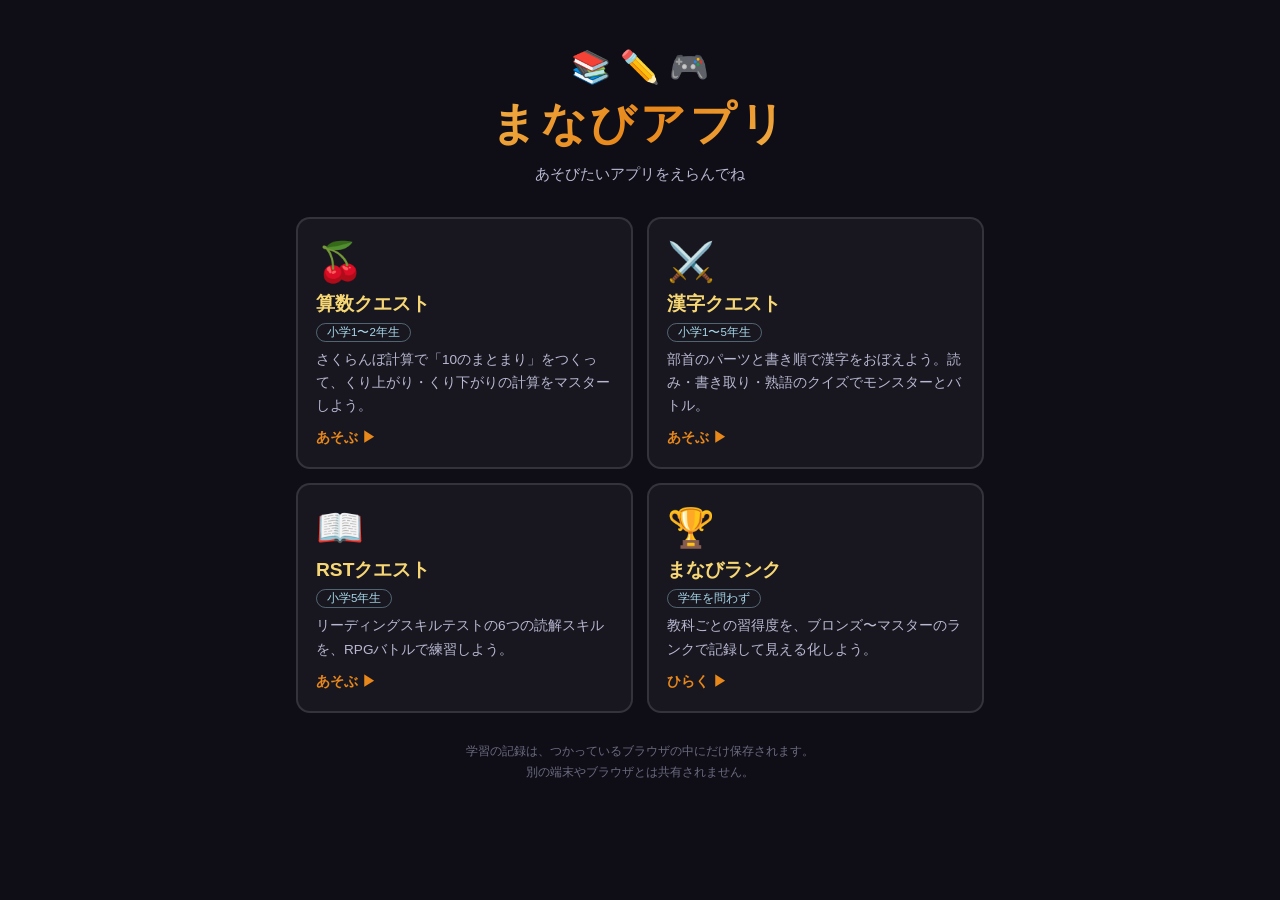
<file: index.html>
<!DOCTYPE html>
<html lang="ja">
<head>
    <meta charset="UTF-8">
    <meta name="viewport" content="width=device-width, initial-scale=1.0">
    <title>まなびアプリ</title>
    <style>
        * { margin: 0; padding: 0; box-sizing: border-box; }
        :root { --gold: #f7d774; --orange: #e8871a; --sub: #b8b8d1; --sky: #a8d8ea; }
        body {
            background: #0f0e17;
            color: #fffffe;
            font-family: 'Hiragino Kaku Gothic ProN', 'Meiryo', 'Yu Gothic', sans-serif;
            min-height: 100vh;
            display: flex;
            justify-content: center;
        }
        .wrap { width: 100%; max-width: 720px; padding: 48px 16px 40px; }
        header { text-align: center; margin-bottom: 32px; }
        .deco { font-size: 2rem; margin-bottom: 8px; }
        h1 {
            font-size: 2.8rem;
            font-weight: 900;
            letter-spacing: 0.08em;
            background: linear-gradient(135deg, var(--gold) 0%, var(--orange) 50%, var(--gold) 100%);
            -webkit-background-clip: text;
            -webkit-text-fill-color: transparent;
            background-clip: text;
        }
        .lead { color: var(--sub); margin-top: 10px; font-size: 0.95rem; }
        .apps { display: grid; grid-template-columns: repeat(2, minmax(0, 1fr)); gap: 14px; }
        .app {
            display: flex;
            flex-direction: column;
            gap: 6px;
            padding: 20px 18px;
            background: rgba(255,255,255,0.04);
            border: 2px solid rgba(255,255,255,0.12);
            border-radius: 14px;
            color: inherit;
            text-decoration: none;
            transition: border-color 0.2s, background 0.2s, transform 0.15s;
        }
        .app:hover, .app:focus-visible { border-color: var(--gold); background: rgba(247,215,116,0.08); transform: translateY(-3px); outline: none; }
        .app-icon { font-size: 2.4rem; line-height: 1.2; }
        .app-name { font-size: 1.2rem; font-weight: bold; color: var(--gold); }
        .app-grade {
            align-self: flex-start;
            font-size: 0.72rem;
            color: var(--sky);
            border: 1px solid rgba(168,216,234,0.4);
            border-radius: 12px;
            padding: 1px 10px;
        }
        .app-desc { font-size: 0.85rem; color: var(--sub); line-height: 1.7; }
        .app-go { margin-top: auto; padding-top: 6px; font-size: 0.85rem; font-weight: bold; color: var(--orange); }
        footer { margin-top: 28px; text-align: center; font-size: 0.75rem; color: #6b6b80; line-height: 1.8; }
        @media (max-width: 520px) {
            h1 { font-size: 2.2rem; }
            .apps { grid-template-columns: 1fr; }
        }
    </style>
</head>
<body>
<div class="wrap">
    <header>
        <div class="deco">📚 ✏️ 🎮</div>
        <h1>まなびアプリ</h1>
        <p class="lead">あそびたいアプリをえらんでね</p>
    </header>

    <main class="apps">
        <a class="app" href="math-quest/math-quest.html">
            <span class="app-icon">🍒</span>
            <span class="app-name">算数クエスト</span>
            <span class="app-grade">小学1〜2年生</span>
            <span class="app-desc">さくらんぼ計算で「10のまとまり」をつくって、くり上がり・くり下がりの計算をマスターしよう。</span>
            <span class="app-go">あそぶ ▶</span>
        </a>
        <a class="app" href="kanji-quest/kanji-quest.html">
            <span class="app-icon">⚔️</span>
            <span class="app-name">漢字クエスト</span>
            <span class="app-grade">小学1〜5年生</span>
            <span class="app-desc">部首のパーツと書き順で漢字をおぼえよう。読み・書き取り・熟語のクイズでモンスターとバトル。</span>
            <span class="app-go">あそぶ ▶</span>
        </a>
        <a class="app" href="rst-quest/rst-quest.html">
            <span class="app-icon">📖</span>
            <span class="app-name">RSTクエスト</span>
            <span class="app-grade">小学5年生</span>
            <span class="app-desc">リーディングスキルテストの6つの読解スキルを、RPGバトルで練習しよう。</span>
            <span class="app-go">あそぶ ▶</span>
        </a>
        <a class="app" href="progress-tracker/index.html">
            <span class="app-icon">🏆</span>
            <span class="app-name">まなびランク</span>
            <span class="app-grade">学年を問わず</span>
            <span class="app-desc">教科ごとの習得度を、ブロンズ〜マスターのランクで記録して見える化しよう。</span>
            <span class="app-go">ひらく ▶</span>
        </a>
    </main>

    <footer>
        学習の記録は、つかっているブラウザの中にだけ保存されます。<br>
        別の端末やブラウザとは共有されません。
    </footer>
</div>
</body>
</html>
</file>
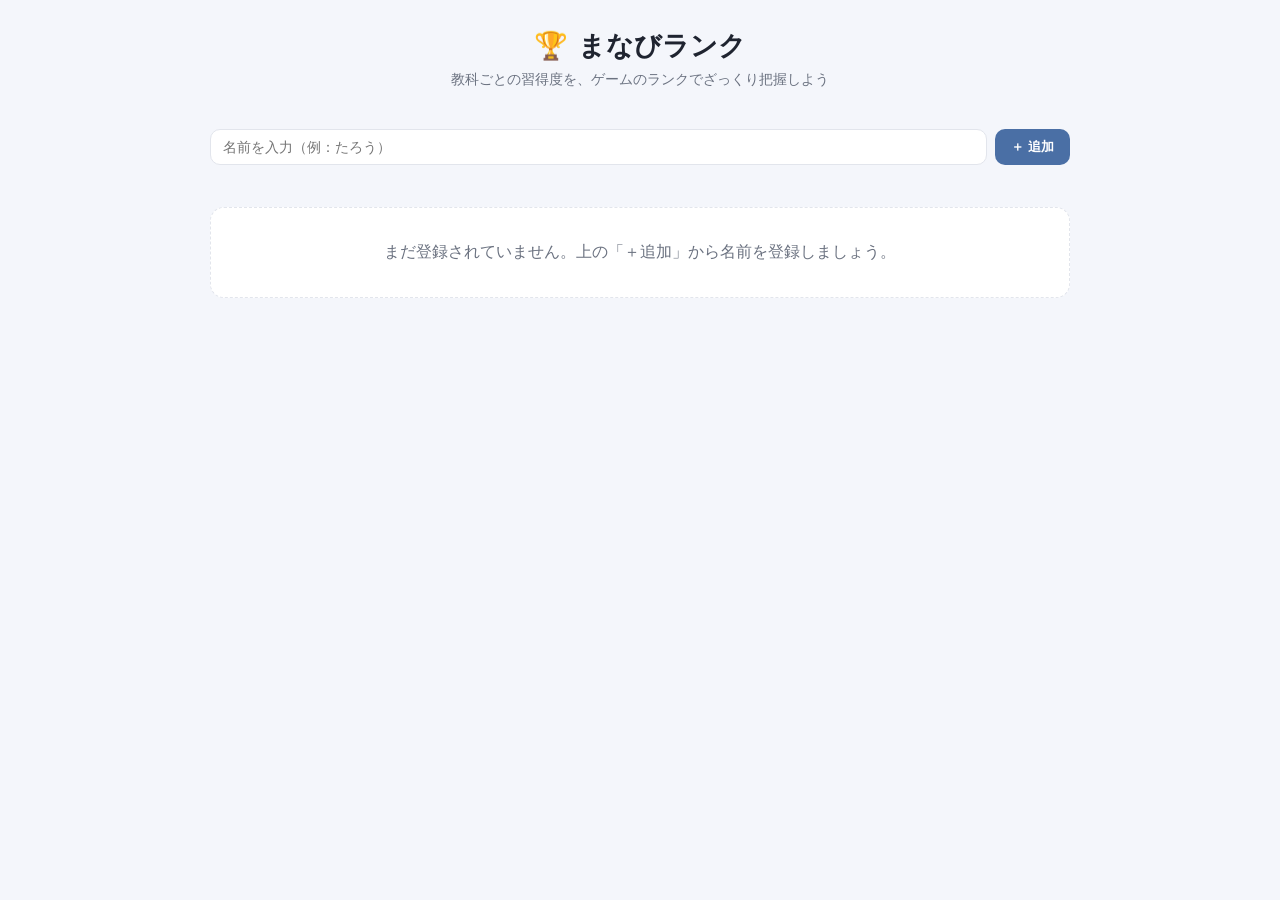
<file: progress-tracker/index.html>
<!DOCTYPE html>
<html lang="ja">
<head>
<meta charset="UTF-8">
<meta name="viewport" content="width=device-width, initial-scale=1.0">
<title>まなびランク 〜習得度トラッカー〜</title>
<link rel="stylesheet" href="style.css">
</head>
<body>

<header class="app-header">
    <h1>🏆 まなびランク</h1>
    <p class="app-sub">教科ごとの習得度を、ゲームのランクでざっくり把握しよう</p>
</header>

<main class="app-main">
    <section class="people-bar" id="peopleBar"></section>
    <section class="overview" id="overviewSection"></section>
    <section class="detail" id="detailSection"></section>
</main>

<div class="modal-overlay" id="modalOverlay">
    <div class="modal" id="modalBox"></div>
</div>

<script src="app.js"></script>
</body>
</html>
</file>
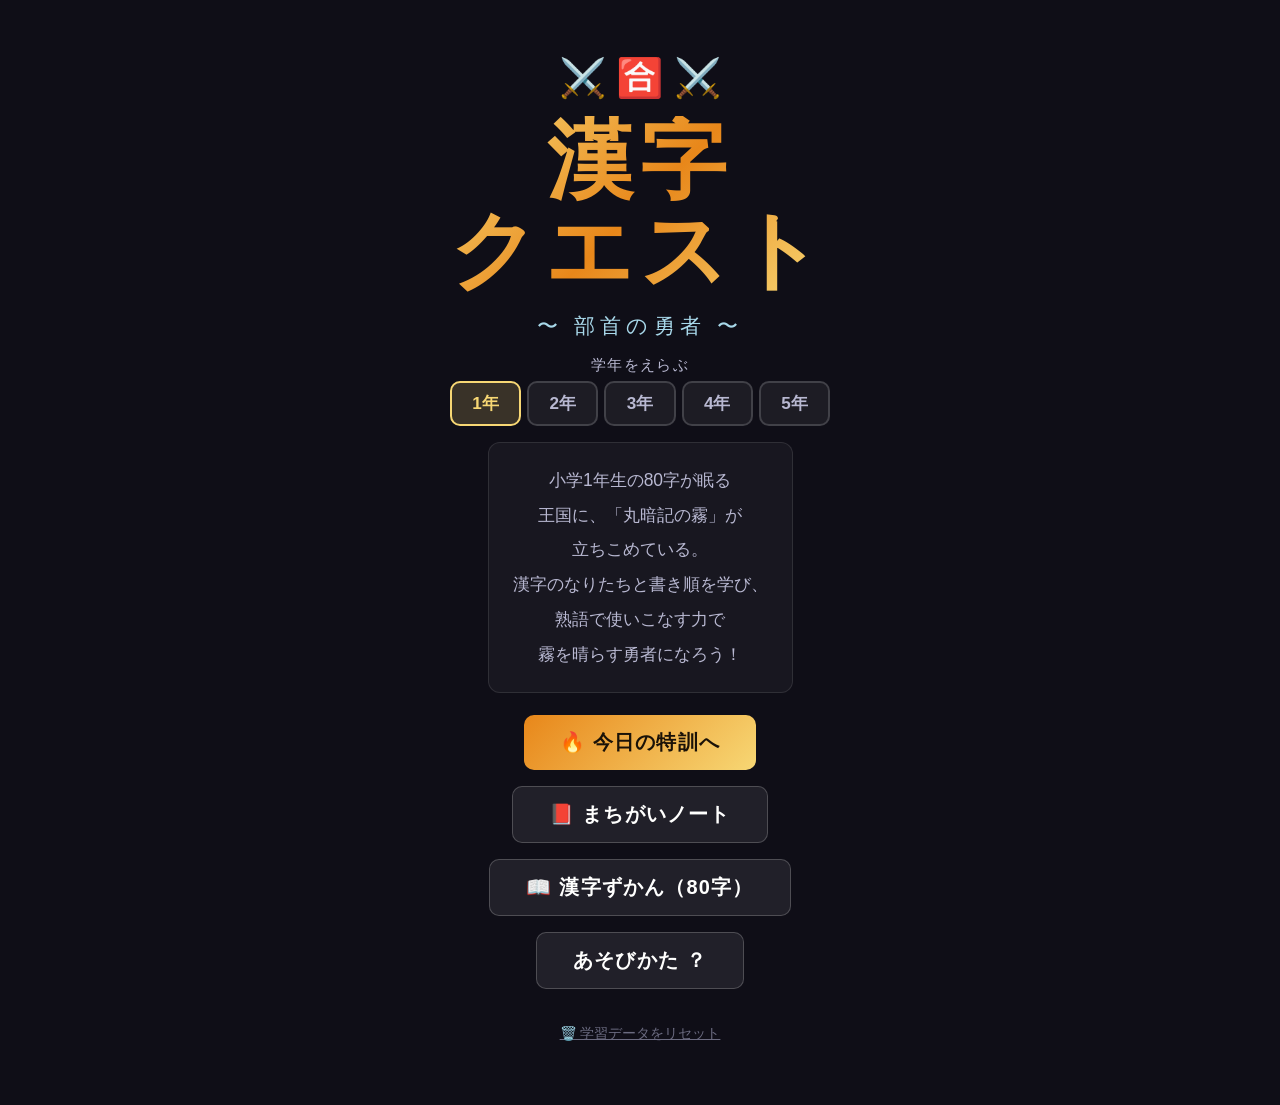
<file: kanji-quest/kanji-quest.html>
<!DOCTYPE html>
<html lang="ja">
<head>
    <meta charset="UTF-8">
    <meta name="viewport" content="width=device-width, initial-scale=1.0">
    <title>漢字クエスト 〜部首の勇者〜</title>
    <link rel="stylesheet" href="style.css">
</head>
<body>

<!-- ========== タイトル画面 ========== -->
<div id="titleScreen" class="screen">
    <div class="title-wrap">
        <div class="title-deco">⚔️ 🈴 ⚔️</div>
        <h1 class="game-title">漢字<br>クエスト</h1>
        <p class="game-subtitle">〜 部首の勇者 〜</p>
        <div class="grade-select-wrap">
            <div class="grade-select-label">学年をえらぶ</div>
            <div class="grade-select" id="gradeSelect"></div>
        </div>
        <div class="title-story" id="titleStory"></div>
        <button class="btn btn-primary" onclick="startDailyBattle()">🔥 今日の特訓へ</button>
        <button class="btn btn-secondary" id="titleMapBtn" onclick="openMap()">🗺️ ステージマップ</button>
        <button class="btn btn-secondary" id="titleReviewBtn" onclick="openReviewMap()">🌱 成長の街道</button>
        <button class="btn btn-secondary" onclick="openNotebook()">📕 まちがいノート</button>
        <button class="btn btn-secondary" id="titleDexBtn" onclick="openKanjiDex()">📖 漢字ずかん</button>
        <button class="btn btn-secondary" onclick="showHowToPlay()">あそびかた ？</button>
        <button class="btn-reset" onclick="resetAllProgress()">🗑️ 学習データをリセット</button>
    </div>
</div>

<!-- ========== あそびかた画面 ========== -->
<div id="howToPlayScreen" class="screen">
    <div class="panel" style="margin-top:40px">
        <h2>📖 あそびかた</h2>
        <div class="howto-list">
            <div class="howto-item">
                <span class="howto-icon">🔥</span>
                <div>
                    <strong>まずは「今日の特訓」</strong>
                    <p>1日5〜10問、新しい漢字と復習をまとめて出題。毎日続けよう！</p>
                </div>
            </div>
            <div class="howto-item">
                <span class="howto-icon">🧩</span>
                <div>
                    <strong>パーツで漢字を覚えよう</strong>
                    <p>新しい漢字はパーツが合体するアニメで登場。丸暗記じゃなく形で覚えよう。</p>
                </div>
            </div>
            <div class="howto-item">
                <span class="howto-icon">🎒</span>
                <div>
                    <strong>学年をえらぼう</strong>
                    <p>タイトル画面で1〜5年生をえらべるよ。覚えた漢字やまちがいノートは学年ごとに記録されるよ。</p>
                </div>
            </div>
            <div class="howto-item">
                <span class="howto-icon">✍️</span>
                <div>
                    <strong>書き順を見て、1回だけ書く</strong>
                    <p>お手本のアニメで書き順を見たら、1画ずつ指で書いてみよう。順番や向きがちがうと教えてくれるよ。10回書くより、1回ていねいに書いて思い出すテストの方が身につくよ。</p>
                </div>
            </div>
            <div class="howto-item">
                <span class="howto-icon">📕</span>
                <div>
                    <strong>まちがいノートで復習</strong>
                    <p>まちがえた漢字は1日後・3日後・7日後に再登場。ぜんぶ正解でマスター！</p>
                </div>
            </div>
            <div class="howto-item">
                <span class="howto-icon">❤️</span>
                <div>
                    <strong>HPに気をつけよう</strong>
                    <p>まちがえると自分のHPが12へる。ゼロになるとやりなおし。</p>
                </div>
            </div>
        </div>
        <button class="btn btn-primary" onclick="show('titleScreen')">もどる</button>
        <p class="credit">書き順データ: <a href="https://kanjivg.tagaini.net" target="_blank" rel="noopener">KanjiVG</a> © Ulrich Apel（CC BY-SA 3.0）</p>
    </div>
</div>

<!-- ========== マップ画面 ========== -->
<div id="mapScreen" class="screen">
    <div class="map-header">
        <div class="player-info">
            <div class="player-avatar">🧙</div>
            <div class="player-stats">
                <div class="player-name">部首の勇者</div>
                <div class="hp-row">
                    <span>HP</span>
                    <div class="hp-track"><div class="hp-fill" id="mapHpFill" style="width:100%"></div></div>
                    <span id="mapHpText">100/100</span>
                </div>
                <div class="level-text" id="mapLevel">覚えた漢字: 0 / 193字</div>
            </div>
        </div>
        <div class="streak-badge">🔥 <span id="mapStreak">0</span>日連続</div>
    </div>

    <h2 class="map-title">🗺️ 漢字の王国マップ</h2>
    <div class="stage-grid" id="stageGrid"></div>
    <div style="text-align:center;margin-top:16px">
        <button class="btn btn-secondary" onclick="show('titleScreen')">タイトルへ</button>
    </div>
</div>

<!-- ========== 1〜4年生 漢字おさらい（成長の街道） 学年マップ画面 ========== -->
<div id="reviewMapScreen" class="screen">
    <div class="panel" style="margin-top:30px">
        <h2 class="map-title" style="margin-bottom:4px">🌱 成長の街道</h2>
        <p style="color:#b8b8d1;font-size:0.85rem;text-align:center;margin-bottom:16px">学年をえらんで、これまで習った漢字をおさらいしよう！</p>
        <div class="stage-grid" id="reviewGradeGrid"></div>
        <div style="text-align:center;margin-top:16px">
            <button class="btn btn-secondary" onclick="show('titleScreen')">タイトルへ</button>
        </div>
    </div>
</div>

<!-- ========== ステージ紹介画面 ========== -->
<div id="stageIntroScreen" class="screen">
    <div class="panel" style="margin-top:30px">
        <div id="introContent"></div>
        <div class="intro-buttons">
            <button class="btn btn-secondary" onclick="backToMap()">もどる</button>
            <button class="btn btn-primary" onclick="startStageBattle()">バトル開始！⚔️</button>
        </div>
    </div>
</div>

<!-- ========== バトル画面 ========== -->
<div id="battleScreen" class="screen">
    <div class="battle-wrap">

        <div class="battle-top-bar">
            <button class="btn-exit-battle" onclick="exitBattle()">✕ タイトルへ</button>
        </div>

        <!-- HP バー -->
        <div class="battle-hps">
            <div class="battle-hp-box">
                <span class="label">🧙 勇者</span>
                <div class="hp-row">
                    <div class="hp-track"><div class="hp-fill" id="playerHpFill" style="width:100%"></div></div>
                    <span id="playerHpText">100/100</span>
                </div>
            </div>
            <div class="battle-hp-box">
                <span class="label" id="enemyLabel">👾 てき</span>
                <div class="hp-row">
                    <div class="hp-track"><div class="hp-fill enemy-fill" id="enemyHpFill" style="width:100%"></div></div>
                    <span id="enemyHpText"></span>
                </div>
            </div>
        </div>

        <!-- ステージ名チップ -->
        <div><span class="stage-chip" id="battleStageChip"></span></div>

        <!-- バトルシーン -->
        <div class="battle-scene">
            <div class="dmg-pop" id="dmgPop"></div>
            <div class="player-dmg-pop" id="playerDmgPop"></div>
            <div class="enemy-sprite" id="enemySprite">👾</div>
        </div>

        <div class="q-progress" id="qProgress">1 / 5</div>

        <!-- 新出漢字：パーツ合成 & 導入パネル -->
        <div class="q-panel" id="introPanel" style="display:none">
            <div id="introLearnStep">
                <div class="synth-stage" id="synthStage">
                    <div class="synth-result" id="synthResult"></div>
                </div>
                <div style="text-align:center;margin-bottom:12px">
                    <button class="btn btn-secondary synth-replay-btn" id="synthReplayBtn" onclick="replaySynthesis()" style="display:none">🔁 もう一度見る</button>
                </div>
                <div class="kanji-info-card" id="kanjiInfoCard"></div>
                <div class="write-once-panel">
                    <button class="btn btn-primary" id="toStrokeStepBtn" onclick="openIntroStrokeStep()" style="display:none">✍️ 書き順を練習 ▶</button>
                </div>
            </div>
            <div class="write-once-panel" id="strokeStep" style="display:none">
                <div class="stroke-step-title" id="strokeStepTitle"></div>
                <div class="stroke-area" id="introStrokeArea"></div>
                <div class="writing-actions">
                    <button class="btn btn-secondary" onclick="replayIntroStrokeDemo()">🔁 お手本を見る</button>
                    <button class="btn btn-primary" id="strokeNextBtn" onclick="confirmWrittenKanji()" style="display:none">書けた！つぎへ ▶</button>
                </div>
            </div>
            <div class="write-once-panel" id="writeOnceCompoundStep" style="display:none">
                <div class="write-once-compound" id="writeOnceCompound"></div>
                <div class="write-once-compound-reading" id="writeOnceCompoundReading"></div>
                <div class="write-once-hint">熟語も1回、ていねいに書いてみよう</div>
                <button class="btn btn-primary" onclick="confirmWrittenCompound()">書けた！つぎへ ▶</button>
            </div>
        </div>

        <!-- 復習・テスト：問題パネル -->
        <div class="q-panel" id="quizPanel" style="display:none">
            <div class="skill-badge" id="skillBadge">📚 熟語クイズ</div>
            <div class="q-text" id="qText"></div>

            <div class="choices" id="choices"></div>

            <div class="text-answer" id="textAnswerArea" style="display:none">
                <input type="text" id="textAnswerInput" class="text-answer-input" placeholder="ひらがなで入力" autocomplete="off" onkeydown="if(event.key==='Enter') submitTextAnswer()">
                <button class="btn btn-primary" id="textAnswerSubmitBtn" onclick="submitTextAnswer()">こたえる ▶</button>
            </div>

            <div class="writing-answer" id="writingAnswerArea" style="display:none">
                <canvas id="writingCanvas" width="280" height="280" class="writing-canvas"></canvas>
                <div class="writing-actions">
                    <button class="btn btn-secondary" onclick="clearWritingCanvas()">🧹 消す</button>
                    <button class="btn btn-primary" id="writingRevealBtn" onclick="revealWritingAnswer()" disabled>書けた！答えを見る</button>
                </div>
                <div class="writing-reveal" id="writingReveal" style="display:none">
                    <div class="stroke-area stroke-area-sm" id="writingAnswerStrokeArea"></div>
                    <div class="writing-hint">くらべてみよう。書き順もあっていたかな？</div>
                    <div class="writing-self-grade">
                        <button class="btn btn-primary" onclick="submitWritingSelfGrade(true)">⭕ できた</button>
                        <button class="btn btn-secondary" onclick="submitWritingSelfGrade(false)">❌ まちがえた</button>
                    </div>
                </div>
            </div>

            <div class="feedback" id="feedbackBox" style="display:none"></div>
        </div>

    </div>
</div>

<!-- ========== ステージクリア／今日の特訓 結果画面 ========== -->
<div id="stageClearScreen" class="screen">
    <div class="clear-wrap">
        <div class="clear-title" id="clearTitle">⭐ クリア！ ⭐</div>
        <div id="clearContent"></div>
        <button class="btn btn-primary" id="clearNextBtn">マップへもどる 🗺️</button>
    </div>
</div>

<!-- ========== ゲームオーバー画面 ========== -->
<div id="gameOverScreen" class="screen">
    <div class="clear-wrap">
        <div class="gameover-title">💀 ゲームオーバー</div>
        <p style="color:#b8b8d1;line-height:2">HPが０になってしまった…<br>もう一度チャレンジしよう！</p>
        <button class="btn btn-primary" onclick="retryBattle()">⚔️ もう一度</button>
        <button class="btn btn-secondary" onclick="leaveGameOver()">もどる</button>
    </div>
</div>

<!-- ========== まちがいノート画面 ========== -->
<div id="notebookScreen" class="screen">
    <div class="panel" style="margin-top:30px">
        <h2>📕 まちがいノート</h2>
        <p style="color:#b8b8d1;font-size:0.85rem;margin-bottom:14px">まちがえた漢字はここに集まるよ。1日後→3日後→7日後で正解するとマスターになる。</p>
        <div class="notebook-list" id="notebookList"></div>
        <div class="intro-buttons">
            <button class="btn btn-secondary" onclick="show('titleScreen')">もどる</button>
            <button class="btn btn-primary" id="notebookReviewBtn" onclick="startNotebookReview()">今すぐ復習する 📕</button>
        </div>
    </div>
</div>

<!-- ========== 漢字ずかん 一覧画面 ========== -->
<div id="kanjiDexScreen" class="screen">
    <div class="panel" style="margin-top:30px">
        <h2 class="map-title" style="margin-bottom:4px" id="dexTitle">📖 漢字ずかん</h2>
        <p style="color:#b8b8d1;font-size:0.85rem;text-align:center;margin-bottom:16px" id="dexSubtitle">5年生193字、いつでも見返せるよ。⭐は覚えた漢字。</p>
        <div class="dex-grid" id="dexGrid"></div>
        <div style="text-align:center;margin-top:16px">
            <button class="btn btn-secondary" onclick="show('titleScreen')">タイトルへ</button>
        </div>
    </div>
</div>

<!-- ========== 漢字ずかん 詳細画面 ========== -->
<div id="kanjiDexDetailScreen" class="screen">
    <div class="panel" style="margin-top:30px">
        <div class="q-progress" id="dexKanjiCounter">1 / 193</div>
        <div class="synth-stage" id="dexSynthStage">
            <div class="synth-result" id="dexSynthResult"></div>
        </div>
        <div style="text-align:center;margin-bottom:12px">
            <button class="btn btn-secondary synth-replay-btn" id="dexReplayBtn" onclick="replayDexSynthesis()" style="display:none">🔁 もう一度見る</button>
        </div>
        <div class="kanji-info-card" id="dexKanjiInfoCard"></div>
        <div class="stroke-area" id="dexStrokeArea"></div>
        <div class="writing-actions">
            <button class="btn btn-secondary synth-replay-btn" onclick="playDexStrokeDemo()">▶ 書き順を見る</button>
            <button class="btn btn-secondary synth-replay-btn" onclick="startDexStrokePractice()">✍️ 書いてみる</button>
        </div>
        <div class="intro-buttons">
            <button class="btn btn-secondary" onclick="prevDexKanji()">◀ 前の漢字</button>
            <button class="btn btn-secondary" onclick="nextDexKanji()">次の漢字 ▶</button>
        </div>
        <div style="text-align:center;margin-top:10px">
            <button class="btn btn-primary" onclick="show('kanjiDexScreen')">ずかん一覧へ</button>
        </div>
    </div>
</div>

<!-- ========== 全漢字マスター画面 ========== -->
<div id="allMasteredScreen" class="screen">
    <div class="clear-wrap">
        <div class="complete-title" id="masteredTitle">🏆 全193字マスター！ 🏆</div>
        <p style="color:#b8b8d1;line-height:2">おめでとう！<br>あなたは真の「部首の勇者」になった！</p>
        <div class="score-box">
            <div class="score-row"><span>覚えた漢字</span><span id="masteredCount" style="color:#2ecc71;font-weight:bold">193 / 193字</span></div>
            <div class="score-row"><span>連続日数</span><span id="masteredStreak" style="color:#f7d774">0日</span></div>
        </div>
        <button class="btn btn-primary" onclick="show('titleScreen')">▶ タイトルへ</button>
    </div>
</div>

<script src="data.js"></script>
<script src="review-data.js"></script>
<script src="stroke-data.js"></script>
<script src="stroke.js"></script>
<script src="game.js"></script>
</body>
</html>
</file>
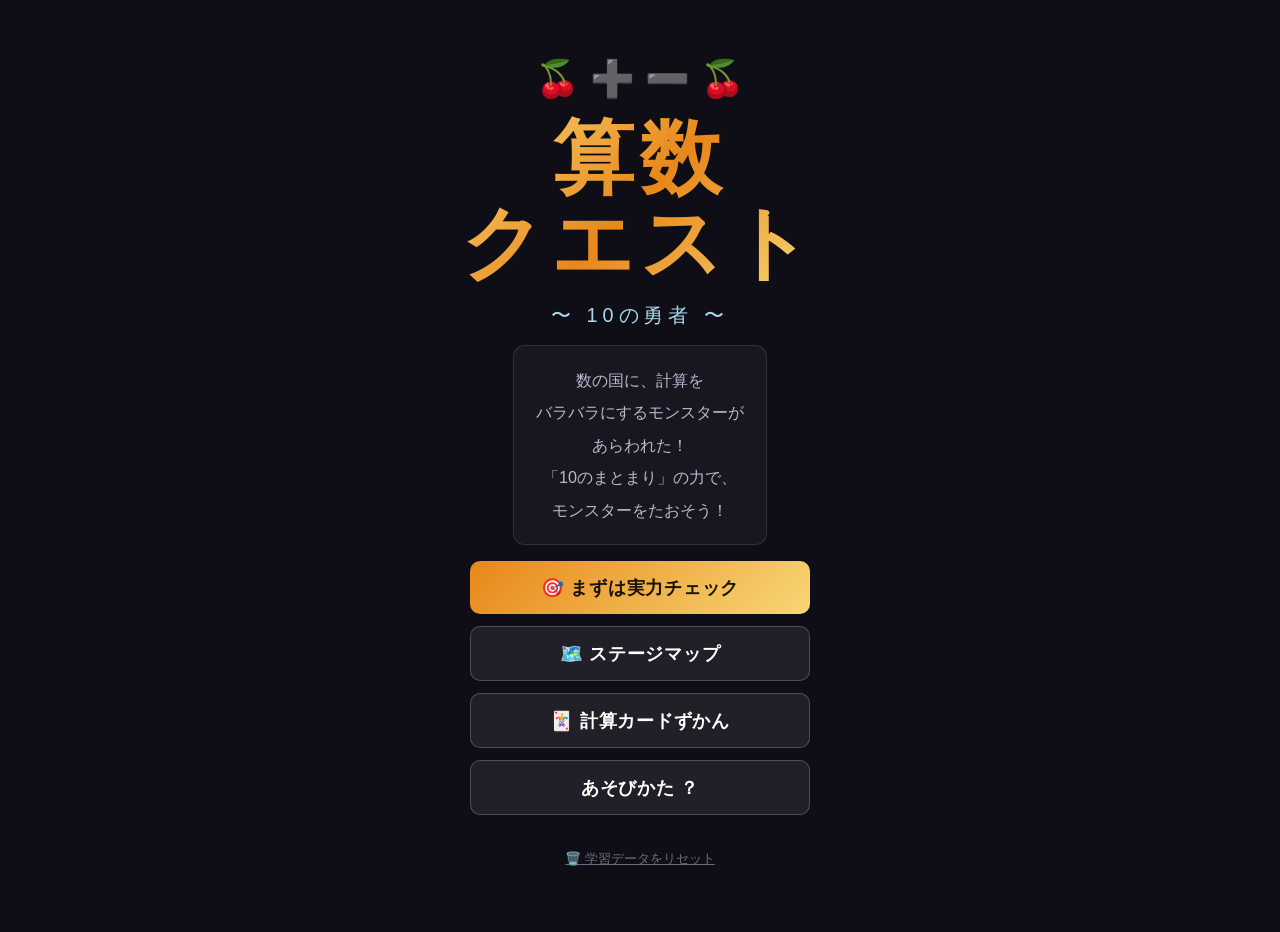
<file: math-quest/math-quest.html>
<!DOCTYPE html>
<html lang="ja">
<head>
    <meta charset="UTF-8">
    <meta name="viewport" content="width=device-width, initial-scale=1.0">
    <title>算数クエスト 〜10の勇者〜</title>
    <link rel="stylesheet" href="style.css">
</head>
<body>

<!-- ========== タイトル画面 ========== -->
<div id="titleScreen" class="screen">
    <div class="title-wrap">
        <div class="title-deco">🍒 ➕ ➖ 🍒</div>
        <h1 class="game-title">算数<br>クエスト</h1>
        <p class="game-subtitle">〜 10の勇者 〜</p>
        <div class="title-story">
            数の国に、計算を<br>
            バラバラにするモンスターが<br>
            あらわれた！<br>
            「10のまとまり」の力で、<br>
            モンスターをたおそう！
        </div>
        <div class="title-buttons">
            <button class="btn btn-primary" id="titleCheckBtn" onclick="startCheck()">🎯 まずは実力チェック</button>
            <button class="btn btn-secondary" id="titleMapBtn" onclick="openMap()">🗺️ ステージマップ</button>
            <button class="btn btn-secondary" style="order:3" onclick="openCards()">🃏 計算カードずかん</button>
            <button class="btn btn-secondary" style="order:4" onclick="show('howToScreen')">あそびかた ？</button>
        </div>
        <button class="btn-reset" onclick="resetAll()">🗑️ 学習データをリセット</button>
    </div>
</div>

<!-- ========== あそびかた画面 ========== -->
<div id="howToScreen" class="screen">
    <div class="panel" style="margin-top:30px">
        <h2>📖 あそびかた</h2>
        <div class="howto-list">
            <div class="howto-item">
                <span class="howto-icon">🎯</span>
                <div>
                    <strong>まずは実力チェック</strong>
                    <p>17問で、どのステージから始めればいいかを教えてくれるよ。全問正解したステージは合格になるよ。</p>
                </div>
            </div>
            <div class="howto-item">
                <span class="howto-icon">🍒</span>
                <div>
                    <strong>さくらんぼ計算で10をつくる</strong>
                    <p>くり上がり・くり下がりのコツは「10のまとまり」。数を2つに分けて、10をつくってから計算しよう。</p>
                </div>
            </div>
            <div class="howto-item">
                <span class="howto-icon">🪜</span>
                <div>
                    <strong>①②③の3ステップ</strong>
                    <p>① 手順で考える：さくらんぼ図を見ながら1つずつ答える<br>② 練習：まちがえると、とき方とアドバイスが出る<br>③ ボス戦：時間制限とハート3つ。たおすとつぎのステージへ！</p>
                </div>
            </div>
            <div class="howto-item">
                <span class="howto-icon">⌨️</span>
                <div>
                    <strong>答えはキーボードで</strong>
                    <p>数字を入れて Enter。日本語入力はOFF（半角/全角キー）にしておくと、Enter 1回で答えられるよ。</p>
                </div>
            </div>
            <div class="howto-item">
                <span class="howto-icon">➖</span>
                <div>
                    <strong>ひき算は2つのとき方</strong>
                    <p>減加法（10からひく）と減減法（先にばらをひく）、すきな方をえらべるよ。とちゅうで切りかえてもOK。</p>
                </div>
            </div>
            <div class="howto-item">
                <span class="howto-icon">🃏</span>
                <div>
                    <strong>計算カードずかん</strong>
                    <p>くり上がり36まい・くり下がり36まい。はやく正しく3回つづけて答えると★3つ。にがてなカードほどよく出るよ。</p>
                </div>
            </div>
        </div>
        <button class="btn btn-primary" onclick="showTitle()">もどる</button>
    </div>
</div>

<!-- ========== マップ画面 ========== -->
<div id="mapScreen" class="screen">
    <div class="map-header">
        <div class="player-info">
            <div class="player-avatar">🦸</div>
            <div class="player-stats">
                <div class="player-name">10の勇者</div>
                <div class="level-text" id="mapCleared"></div>
                <div class="level-text" id="mapCards"></div>
            </div>
        </div>
        <div class="streak-badge">🔥 <span id="mapStreak">0</span>日連続</div>
    </div>
    <h2 class="map-title">🗺️ 数の国マップ</h2>
    <div class="stage-grid" id="stageGrid"></div>
    <div class="intro-buttons">
        <button class="btn btn-secondary" onclick="openCards()">🃏 計算カードずかん</button>
        <button class="btn btn-secondary" onclick="showTitle()">タイトルへ</button>
    </div>
</div>

<!-- ========== ステージ紹介画面 ========== -->
<div id="stageScreen" class="screen">
    <div class="panel" style="margin-top:24px">
        <div id="stageContent"></div>
        <div class="intro-buttons">
            <button class="btn btn-secondary" onclick="openMap()">マップへもどる</button>
        </div>
    </div>
</div>

<!-- ========== バトル（問題）画面 ========== -->
<div id="battleScreen" class="screen">
    <div class="battle-wrap">
        <div class="battle-top-bar">
            <span class="stage-chip" id="battleStageChip"></span>
            <button class="btn-exit-battle" onclick="exitBattle()">✕ やめる</button>
        </div>

        <div class="battle-hps" id="battleHps">
            <div class="battle-hp-box">
                <span class="label">🦸 10の勇者</span>
                <div class="player-status" id="playerStatus"></div>
            </div>
            <div class="battle-hp-box">
                <span class="label" id="enemyLabel">👾 てき</span>
                <div class="hp-row">
                    <div class="hp-track"><div class="hp-fill enemy-fill" id="enemyHpFill" style="width:100%"></div></div>
                    <span id="enemyHpText"></span>
                </div>
            </div>
        </div>

        <div class="battle-scene" id="battleScene">
            <div class="dmg-pop" id="dmgPop"></div>
            <div class="player-dmg-pop" id="playerDmgPop"></div>
            <div class="enemy-sprite" id="enemySprite">👾</div>
        </div>

        <div class="q-progress" id="qProgress"></div>
        <div class="timer-track" id="timerWrap"><div class="timer-fill" id="timerFill"></div></div>

        <div class="q-panel">
            <div id="qArea"></div>
            <div id="fbBox"></div>
        </div>
    </div>
</div>

<!-- ========== クリア画面 ========== -->
<div id="clearScreen" class="screen">
    <div class="clear-wrap">
        <div class="clear-title" id="clearTitle">⭐ クリア！ ⭐</div>
        <div id="clearContent" class="clear-content"></div>
    </div>
</div>

<!-- ========== ゲームオーバー画面 ========== -->
<div id="gameOverScreen" class="screen">
    <div class="clear-wrap">
        <div class="gameover-title">💔 ハートがなくなった…</div>
        <p class="gameover-text">あと少し！ さくらんぼ計算の手順を思い出して、<br>もう一度ちょうせんしよう。</p>
        <div class="clear-buttons" id="gameOverButtons"></div>
    </div>
</div>

<!-- ========== 実力チェック結果画面 ========== -->
<div id="checkResultScreen" class="screen">
    <div class="clear-wrap">
        <div class="clear-title">🎯 実力チェックのけっか</div>
        <div id="checkResultContent" class="clear-content"></div>
    </div>
</div>

<!-- ========== 計算カードずかん ========== -->
<div id="cardsScreen" class="screen">
    <div class="panel" style="margin-top:24px">
        <h2>🃏 計算カードずかん</h2>
        <p class="panel-note">はやく正しく3回つづけて答えると★3つ。カードをおすと、とき方が見られるよ。</p>
        <button class="btn btn-primary" onclick="startWeakTraining()">🔥 にがてカード特訓（10問）</button>
        <p class="panel-note" id="weakNote"></p>

        <div class="card-section">
            <h3>➕ くり上がりのたし算</h3>
            <div class="card-count" id="addCardCount"></div>
            <div class="card-grid" id="addCardGrid"></div>
        </div>
        <div class="card-section">
            <h3>➖ くり下がりのひき算</h3>
            <div class="card-count" id="subCardCount"></div>
            <div class="card-grid" id="subCardGrid"></div>
        </div>
        <div class="card-legend">
            <span><span class="legend-box"></span>まだ</span>
            <span><span class="legend-box weak"></span>さいごにまちがえた</span>
            <span><span class="legend-box s1"></span>★1〜2</span>
            <span><span class="legend-box s3"></span>★3</span>
        </div>
        <div class="intro-buttons">
            <button class="btn btn-secondary" onclick="openMap()">🗺️ マップへ</button>
            <button class="btn btn-secondary" onclick="showTitle()">タイトルへ</button>
        </div>
    </div>
</div>

<!-- ========== カードのとき方（モーダル） ========== -->
<div class="modal" id="modal" onclick="if (event.target === this) closeModal()">
    <div class="modal-box">
        <div id="modalContent"></div>
        <button class="btn btn-secondary" onclick="closeModal()">とじる</button>
    </div>
</div>

<script src="data.js"></script>
<script src="problems.js"></script>
<script src="game.js"></script>
</body>
</html>
</file>
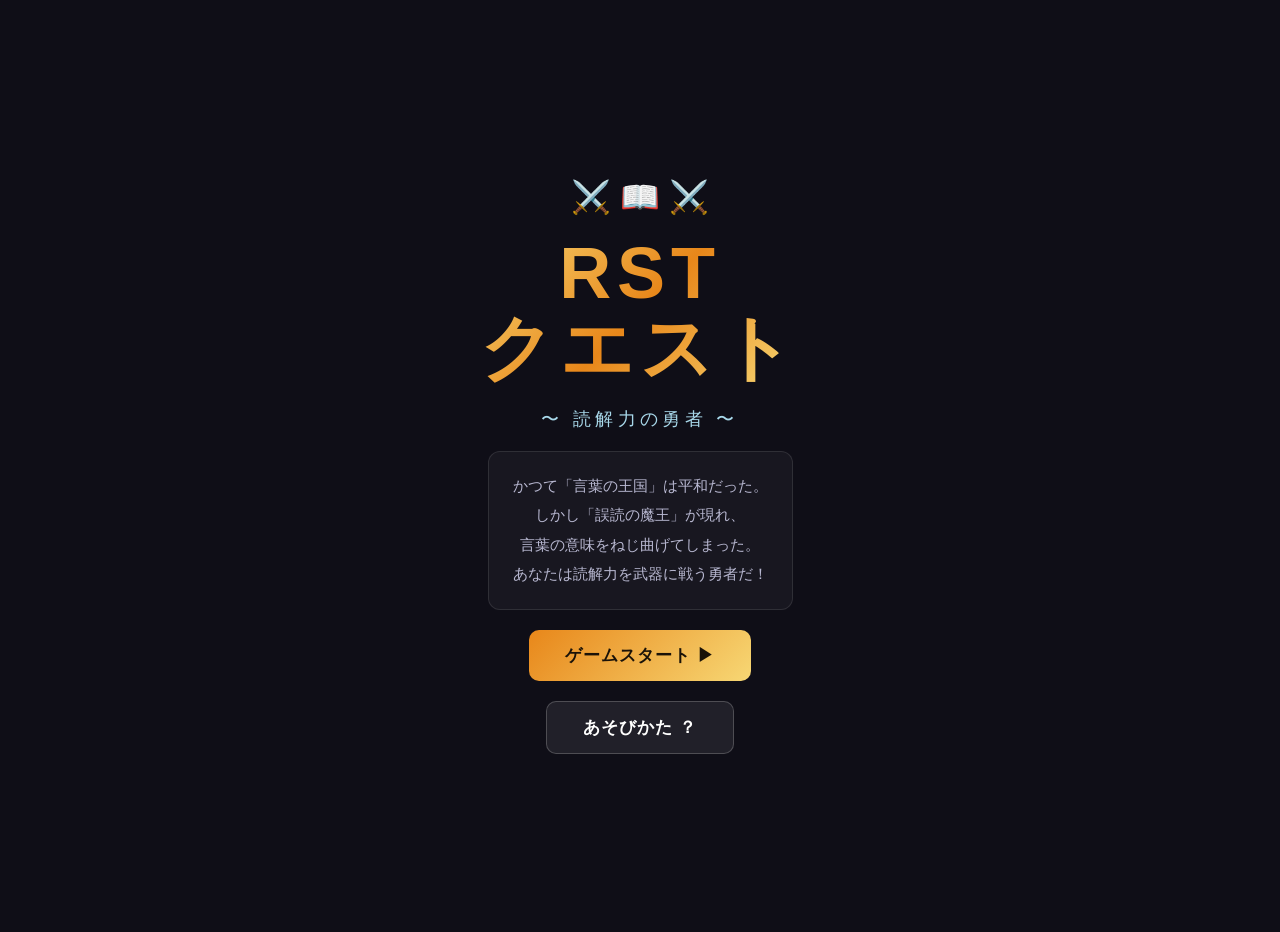
<file: rst-quest/rst-quest.html>
<!DOCTYPE html>
<html lang="ja">
<head>
    <meta charset="UTF-8">
    <meta name="viewport" content="width=device-width, initial-scale=1.0">
    <title>RSTクエスト 〜読解力の勇者〜</title>
    <link rel="stylesheet" href="style.css">
</head>
<body>

<!-- ========== タイトル画面 ========== -->
<div id="titleScreen" class="screen">
    <div class="title-wrap">
        <div class="title-deco">⚔️ 📖 ⚔️</div>
        <h1 class="game-title">RST<br>クエスト</h1>
        <p class="game-subtitle">〜 読解力の勇者 〜</p>
        <div class="title-story">
            かつて「言葉の王国」は平和だった。<br>
            しかし「誤読の魔王」が現れ、<br>
            言葉の意味をねじ曲げてしまった。<br>
            あなたは読解力を武器に戦う勇者だ！
        </div>
        <button class="btn btn-primary" onclick="startGame()">ゲームスタート ▶</button>
        <button class="btn btn-secondary" onclick="showHowToPlay()">あそびかた ？</button>
    </div>
</div>

<!-- ========== あそびかた画面 ========== -->
<div id="howToPlayScreen" class="screen">
    <div class="panel" style="margin-top:40px">
        <h2>📖 あそびかた</h2>
        <div class="howto-list">
            <div class="howto-item">
                <span class="howto-icon">🗺️</span>
                <div>
                    <strong>マップを進もう</strong>
                    <p>６つのエリアを順番にクリアしよう。まずはエリア１から！</p>
                </div>
            </div>
            <div class="howto-item">
                <span class="howto-icon">📚</span>
                <div>
                    <strong>文章を読んで問題に答えよう</strong>
                    <p>各エリアで読解スキルを試す問題が出る。正解するとてきにダメージ！</p>
                </div>
            </div>
            <div class="howto-item">
                <span class="howto-icon">❤️</span>
                <div>
                    <strong>HPに気をつけよう</strong>
                    <p>まちがえると自分のHPが１２へる。ゼロになるとやりなおし。</p>
                </div>
            </div>
            <div class="howto-item">
                <span class="howto-icon">⚖️</span>
                <div>
                    <strong>言いかえの城（エリア３）がカギ！</strong>
                    <p>２つの文が「同じ意味かどうか」を判定する問題。よく読もう！</p>
                </div>
            </div>
            <div class="howto-item">
                <span class="howto-icon">📊</span>
                <div>
                    <strong>スキルレーダーで弱点を知ろう</strong>
                    <p>６つの読解スキルがマップのチャートで見える。全部鍛えよう！</p>
                </div>
            </div>
        </div>
        <button class="btn btn-primary" onclick="show('titleScreen')">もどる</button>
    </div>
</div>

<!-- ========== マップ画面 ========== -->
<div id="mapScreen" class="screen">
    <div class="map-header">
        <div class="player-info">
            <div class="player-avatar">🧙</div>
            <div class="player-stats">
                <div class="player-name">読解勇者</div>
                <div class="hp-row">
                    <span>HP</span>
                    <div class="hp-track"><div class="hp-fill" id="mapHpFill" style="width:100%"></div></div>
                    <span id="mapHpText">100/100</span>
                </div>
                <div class="level-text" id="mapLevel">クリア: 0 / 6 エリア</div>
            </div>
        </div>
        <canvas id="radarChart" width="150" height="150"></canvas>
    </div>

    <h2 class="map-title">🗺️ 言葉の王国マップ</h2>
    <div class="stage-grid" id="stageGrid"></div>
</div>

<!-- ========== ステージ紹介画面 ========== -->
<div id="stageIntroScreen" class="screen">
    <div class="panel" style="margin-top:30px">
        <div id="introContent"></div>
        <div class="intro-buttons">
            <button class="btn btn-secondary" onclick="backToMap()">もどる</button>
            <button class="btn btn-primary" onclick="startBattle()">バトル開始！⚔️</button>
        </div>
    </div>
</div>

<!-- ========== バトル画面 ========== -->
<div id="battleScreen" class="screen">
    <div class="battle-wrap">

        <!-- HP バー -->
        <div class="battle-hps">
            <div class="battle-hp-box">
                <span class="label">🧙 勇者</span>
                <div class="hp-row">
                    <div class="hp-track"><div class="hp-fill" id="playerHpFill" style="width:100%"></div></div>
                    <span id="playerHpText">100/100</span>
                </div>
            </div>
            <div class="battle-hp-box">
                <span class="label" id="enemyLabel">👾 てき</span>
                <div class="hp-row">
                    <div class="hp-track"><div class="hp-fill enemy-fill" id="enemyHpFill" style="width:100%"></div></div>
                    <span id="enemyHpText"></span>
                </div>
            </div>
        </div>

        <!-- ステージ名チップ -->
        <div><span class="stage-chip" id="battleStageChip"></span></div>

        <!-- バトルシーン -->
        <div class="battle-scene">
            <div class="dmg-pop" id="dmgPop"></div>
            <div class="player-dmg-pop" id="playerDmgPop"></div>
            <div class="enemy-sprite" id="enemySprite">👾</div>
        </div>

        <!-- 問題パネル -->
        <div class="q-panel">
            <div class="q-progress" id="qProgress">問題 1 / 5</div>
            <div class="skill-badge" id="skillBadge">📚 スキル名</div>

            <div class="passage-box" id="passageBox"></div>
            <div class="q-text" id="qText"></div>
            <div class="choices" id="choices"></div>

            <div class="feedback" id="feedbackBox" style="display:none"></div>
        </div>

    </div>
</div>

<!-- ========== ステージクリア画面 ========== -->
<div id="stageClearScreen" class="screen">
    <div class="clear-wrap">
        <div class="clear-title">⭐ ステージクリア！ ⭐</div>
        <div id="clearContent"></div>
        <button class="btn btn-primary" id="clearNextBtn">マップへもどる 🗺️</button>
    </div>
</div>

<!-- ========== ゲームオーバー画面 ========== -->
<div id="gameOverScreen" class="screen">
    <div class="clear-wrap">
        <div class="gameover-title">💀 ゲームオーバー</div>
        <p style="color:#b8b8d1;line-height:2">HPが０になってしまった…<br>もう一度チャレンジしよう！</p>
        <button class="btn btn-primary" onclick="retryStage()">⚔️ もう一度</button>
        <button class="btn btn-secondary" onclick="backToMap()">🗺️ マップへ</button>
    </div>
</div>

<!-- ========== ゲームクリア画面 ========== -->
<div id="gameCompleteScreen" class="screen">
    <div class="clear-wrap">
        <div class="complete-title">🏆 全エリア制覇！ 🏆</div>
        <p style="color:#b8b8d1;line-height:2">おめでとう！<br>あなたは真の「読解の勇者」になった！</p>
        <canvas id="finalRadarChart" width="280" height="280"></canvas>
        <div id="finalSkillSummary"></div>
        <button class="btn btn-primary" onclick="resetGame()">▶ もう一度あそぶ</button>
    </div>
</div>

<script src="data.js"></script>
<script src="game.js"></script>
</body>
</html>
</file>
<file: progress-tracker/style.css>
:root {
    --bg: #f4f6fb;
    --surface: #ffffff;
    --text: #1f2430;
    --text-muted: #6b7280;
    --border: #e2e5ec;
    --accent: #4a6fa5;
    --danger: #d64545;
    --radius: 14px;
}

@media (prefers-color-scheme: dark) {
    :root {
        --bg: #15171f;
        --surface: #1e212b;
        --text: #eceef3;
        --text-muted: #9aa0ad;
        --border: #2c3040;
        --accent: #7fa6e0;
        --danger: #e58080;
    }
}

* {
    box-sizing: border-box;
}

body {
    margin: 0;
    font-family: "Hiragino Sans", "Yu Gothic", "Meiryo", system-ui, sans-serif;
    background: var(--bg);
    color: var(--text);
}

.app-header {
    padding: 28px 20px 8px;
    text-align: center;
}

.app-header h1 {
    margin: 0;
    font-size: 1.7rem;
}

.app-sub {
    color: var(--text-muted);
    margin: 6px 0 0;
    font-size: 0.9rem;
}

.app-main {
    max-width: 900px;
    margin: 0 auto;
    padding: 20px 20px 60px;
    display: flex;
    flex-direction: column;
    gap: 26px;
}

/* 人物バー */
.people-list {
    display: flex;
    flex-wrap: wrap;
    gap: 8px;
    margin-bottom: 12px;
}

.person-chip {
    display: inline-flex;
    align-items: center;
    gap: 8px;
    padding: 8px 12px;
    border-radius: 999px;
    border: 1px solid var(--border);
    background: var(--surface);
    color: var(--text);
    cursor: pointer;
    font-size: 0.9rem;
}

.person-chip.active {
    border-color: var(--accent);
    box-shadow: 0 0 0 2px rgba(74, 111, 165, 0.25);
}

.chip-delete {
    color: var(--text-muted);
    font-weight: bold;
    line-height: 1;
    padding: 0 2px;
}

.chip-delete:hover {
    color: var(--danger);
}

.add-person-form {
    display: flex;
    gap: 8px;
}

.add-person-form input {
    flex: 1;
    padding: 9px 12px;
    border-radius: 10px;
    border: 1px solid var(--border);
    background: var(--surface);
    color: var(--text);
    font-size: 0.9rem;
}

.add-person-form button {
    padding: 9px 16px;
    border-radius: 10px;
    border: none;
    background: var(--accent);
    color: #fff;
    cursor: pointer;
    font-weight: 600;
}

/* 一覧テーブル */
.table-scroll {
    overflow-x: auto;
    border-radius: var(--radius);
}

.rank-table {
    width: 100%;
    border-collapse: collapse;
    background: var(--surface);
    border: 1px solid var(--border);
    border-radius: var(--radius);
}

.rank-table th,
.rank-table td {
    padding: 10px 12px;
    text-align: center;
    border-bottom: 1px solid var(--border);
    white-space: nowrap;
}

.rank-table tr:last-child td {
    border-bottom: none;
}

.rank-table th {
    color: var(--text-muted);
    font-weight: 600;
    font-size: 0.82rem;
}

.person-name-cell {
    text-align: left;
    font-weight: 600;
    cursor: pointer;
}

.rank-table tr.row-active .person-name-cell {
    color: var(--accent);
}

.rank-badge,
.rank-chip {
    border: none;
    border-radius: 8px;
    padding: 6px 10px;
    color: #fff;
    font-size: 0.78rem;
    font-weight: 700;
    cursor: pointer;
    text-shadow: 0 1px 1px rgba(0, 0, 0, 0.25);
}

.rank-chip {
    cursor: default;
    display: inline-block;
}

.empty-state {
    color: var(--text-muted);
    text-align: center;
    padding: 34px 16px;
    background: var(--surface);
    border: 1px dashed var(--border);
    border-radius: var(--radius);
}

/* 詳細メーター */
.detail-title {
    font-size: 1.05rem;
    margin: 0 0 12px;
}

.meter-row {
    background: var(--surface);
    border: 1px solid var(--border);
    border-radius: var(--radius);
    padding: 14px 16px;
    margin-bottom: 12px;
}

.meter-label {
    display: flex;
    justify-content: space-between;
    align-items: center;
    margin-bottom: 10px;
    font-weight: 600;
}

.meter-track {
    position: relative;
    height: 14px;
    background: var(--bg);
    border-radius: 999px;
    overflow: hidden;
    border: 1px solid var(--border);
}

.meter-fill {
    height: 100%;
    border-radius: 999px;
    transition: width 0.25s ease;
}

.meter-ticks {
    position: relative;
    height: 18px;
    margin-top: 6px;
}

.meter-tick {
    position: absolute;
    transform: translateX(-2px);
    display: flex;
    align-items: center;
    gap: 3px;
    font-size: 0.62rem;
    color: var(--text-muted);
    white-space: nowrap;
}

.meter-tick i {
    width: 6px;
    height: 6px;
    border-radius: 50%;
    display: inline-block;
}

/* モーダル */
.modal-overlay {
    position: fixed;
    inset: 0;
    background: rgba(10, 12, 20, 0.5);
    display: none;
    align-items: center;
    justify-content: center;
    padding: 20px;
    z-index: 50;
}

.modal-overlay.open {
    display: flex;
}

.modal {
    background: var(--surface);
    border-radius: 16px;
    padding: 22px;
    max-width: 420px;
    width: 100%;
    max-height: 85vh;
    overflow-y: auto;
}

.modal h3 {
    margin: 0 0 16px;
    font-size: 1rem;
}

.tier-grid {
    display: flex;
    flex-direction: column;
    gap: 10px;
}

.tier-row {
    display: flex;
    align-items: center;
    justify-content: space-between;
    gap: 10px;
}

.tier-name {
    font-weight: 700;
    min-width: 78px;
    font-size: 0.88rem;
}

.tier-buttons {
    display: flex;
    gap: 6px;
}

.tier-btn {
    --tier-color: #888;
    width: 46px;
    height: 38px;
    border-radius: 8px;
    border: 2px solid var(--tier-color);
    background: transparent;
    color: var(--text);
    font-weight: 700;
    cursor: pointer;
}

.tier-btn.active {
    background: var(--tier-color);
    color: #fff;
}

.btn-cancel {
    margin-top: 18px;
    width: 100%;
    padding: 10px;
    border-radius: 10px;
    border: 1px solid var(--border);
    background: transparent;
    color: var(--text);
    cursor: pointer;
    font-size: 0.9rem;
}
</file>
<file: kanji-quest/style.css>
/* ===== Reset & Base ===== */
* { margin: 0; padding: 0; box-sizing: border-box; }

html { font-size: 19px; }

body {
    background: #0f0e17;
    color: #fffffe;
    font-family: 'Hiragino Kaku Gothic ProN', 'Meiryo', 'Yu Gothic', sans-serif;
    min-height: 100vh;
    display: flex;
    justify-content: center;
    align-items: flex-start;
}

/* ===== Screens ===== */
.screen {
    display: none;
    width: 100%;
    max-width: 680px;
    min-height: 100vh;
    padding: 16px;
    animation: fadeIn 0.3s ease;
}
.screen.active { display: block; }

@keyframes fadeIn {
    from { opacity: 0; transform: translateY(8px); }
    to   { opacity: 1; transform: translateY(0); }
}

/* ===== Title Screen ===== */
.title-wrap {
    min-height: 100vh;
    display: flex;
    flex-direction: column;
    justify-content: center;
    align-items: center;
    gap: 16px;
    text-align: center;
    padding: 40px 20px;
}

.title-deco { font-size: 2rem; animation: pulse 2s infinite; }

@keyframes pulse {
    0%,100% { transform: scale(1); }
    50%      { transform: scale(1.12); }
}

.game-title {
    font-size: 4.5rem;
    font-weight: 900;
    line-height: 1.05;
    letter-spacing: 0.08em;
    background: linear-gradient(135deg, #f7d774 0%, #e8871a 50%, #f7d774 100%);
    -webkit-background-clip: text;
    -webkit-text-fill-color: transparent;
    background-clip: text;
}

.game-subtitle {
    font-size: 1.1rem;
    color: #a8d8ea;
    letter-spacing: 0.25em;
}

.grade-select-wrap { width: 100%; max-width: 380px; }
.grade-select-label { font-size: 0.78rem; color: #b8b8d1; margin-bottom: 6px; letter-spacing: 0.1em; }
.grade-select { display: grid; grid-template-columns: repeat(5, 1fr); gap: 6px; }
.grade-btn {
    background: rgba(255,255,255,0.06);
    border: 2px solid rgba(255,255,255,0.16);
    border-radius: 10px;
    padding: 9px 0;
    font-size: 0.9rem;
    font-family: inherit;
    font-weight: bold;
    color: #b8b8d1;
    cursor: pointer;
    transition: border-color 0.18s, background 0.18s, color 0.18s;
}
.grade-btn:hover { border-color: #f7d774; color: #fffffe; }
.grade-btn.active { border-color: #f7d774; background: rgba(247,215,116,0.18); color: #f7d774; }

.title-story {
    background: rgba(255,255,255,0.04);
    border: 1px solid rgba(255,255,255,0.1);
    border-radius: 12px;
    padding: 20px 24px;
    max-width: 380px;
    line-height: 2;
    font-size: 0.92rem;
    color: #b8b8d1;
    margin-bottom: 6px;
}

/* ===== Buttons ===== */
.btn {
    border: none;
    border-radius: 10px;
    padding: 14px 36px;
    font-size: 1.05rem;
    font-family: inherit;
    cursor: pointer;
    font-weight: bold;
    letter-spacing: 0.06em;
    transition: transform 0.15s, box-shadow 0.15s;
}
.btn-primary {
    background: linear-gradient(135deg, #e8871a, #f7d774);
    color: #1a1208;
}
.btn-primary:hover {
    transform: translateY(-2px);
    box-shadow: 0 6px 20px rgba(232,135,26,0.45);
}
.btn-secondary {
    background: rgba(255,255,255,0.08);
    color: #fffffe;
    border: 1px solid rgba(255,255,255,0.2);
}
.btn-secondary:hover { background: rgba(255,255,255,0.16); }
.btn:active { transform: translateY(0); }
.btn:disabled { opacity: 0.4; cursor: not-allowed; }

.btn-reset {
    background: none;
    border: none;
    font-family: inherit;
    color: #6b6b80;
    font-size: 0.72rem;
    text-decoration: underline;
    cursor: pointer;
    margin-top: 14px;
    padding: 6px;
}
.btn-reset:hover { color: #e74c3c; }

/* ===== Generic Panel ===== */
.panel {
    background: rgba(255,255,255,0.04);
    border: 1px solid rgba(255,255,255,0.12);
    border-radius: 16px;
    padding: 28px 24px;
    margin: 20px auto;
    max-width: 600px;
    text-align: center;
}
.panel h2 { font-size: 1.4rem; margin-bottom: 20px; color: #f7d774; }

/* ===== How To Play ===== */
.howto-list { text-align: left; margin: 20px 0; display: flex; flex-direction: column; gap: 14px; }
.howto-item {
    display: flex;
    align-items: flex-start;
    gap: 14px;
    background: rgba(255,255,255,0.03);
    padding: 12px 14px;
    border-radius: 10px;
}
.howto-icon { font-size: 1.7rem; flex-shrink: 0; line-height: 1; }
.howto-item strong { display: block; color: #f7d774; margin-bottom: 3px; font-size: 0.95rem; }
.howto-item p { font-size: 0.87rem; color: #b8b8d1; line-height: 1.6; }
.credit { margin-top: 18px; font-size: 0.68rem; color: #6b6b80; }
.credit a { color: #8b8ba0; }

/* ===== Map Screen ===== */
.map-header {
    display: flex;
    justify-content: space-between;
    align-items: center;
    padding: 14px 16px;
    background: rgba(255,255,255,0.04);
    border: 1px solid rgba(255,255,255,0.1);
    border-radius: 12px;
    margin-bottom: 20px;
    gap: 12px;
}
.player-info { display: flex; align-items: center; gap: 12px; flex: 1; min-width: 0; }
.player-avatar { font-size: 2.4rem; flex-shrink: 0; }
.player-stats { flex: 1; min-width: 0; }
.player-name { font-weight: bold; color: #f7d774; font-size: 0.95rem; margin-bottom: 5px; }
.level-text { font-size: 0.8rem; color: #a8d8ea; margin-top: 4px; }
.streak-badge {
    background: rgba(247,215,116,0.12);
    border: 1px solid rgba(247,215,116,0.3);
    border-radius: 20px;
    padding: 6px 14px;
    font-size: 0.85rem;
    color: #f7d774;
    white-space: nowrap;
}

.map-title { text-align: center; font-size: 1.2rem; margin-bottom: 16px; color: #f7d774; }

/* ===== HP Bar ===== */
.hp-row { display: flex; align-items: center; gap: 8px; font-size: 0.82rem; }
.hp-track {
    flex: 1;
    height: 10px;
    background: rgba(255,255,255,0.1);
    border-radius: 5px;
    overflow: hidden;
    min-width: 60px;
}
.hp-fill {
    height: 100%;
    background: linear-gradient(90deg, #2ecc71, #27ae60);
    border-radius: 5px;
    transition: width 0.5s ease, background 0.3s;
}
.hp-fill.danger  { background: linear-gradient(90deg, #e74c3c, #c0392b); }
.hp-fill.warning { background: linear-gradient(90deg, #f39c12, #d68910); }
.hp-fill.enemy-fill { background: linear-gradient(90deg, #e74c3c, #c0392b); }

/* ===== Stage Grid ===== */
.stage-grid { display: grid; grid-template-columns: repeat(2, 1fr); gap: 12px; }

.dex-grid { display: grid; grid-template-columns: repeat(6, 1fr); gap: 8px; }
.dex-item {
    position: relative;
    aspect-ratio: 1;
    display: flex;
    align-items: center;
    justify-content: center;
    background: rgba(255,255,255,0.05);
    border: 1px solid rgba(255,255,255,0.14);
    border-radius: 10px;
    font-size: 1.3rem;
    color: #fffffe;
    cursor: pointer;
    transition: border-color 0.18s, background 0.18s, transform 0.18s;
}
.dex-item:hover { border-color: #f7d774; background: rgba(247,215,116,0.1); transform: translateY(-2px); }
.dex-item.learned { border-color: #2ecc71; background: rgba(46,204,113,0.08); }
.dex-item .dex-star { position: absolute; top: 1px; right: 3px; font-size: 0.5rem; }

.stage-card {
    background: rgba(255,255,255,0.04);
    border: 2px solid rgba(255,255,255,0.1);
    border-radius: 12px;
    padding: 18px 14px;
    cursor: pointer;
    text-align: center;
    transition: border-color 0.2s, background 0.2s, transform 0.15s;
}
.stage-card:hover { border-color: #f7d774; background: rgba(247,215,116,0.08); transform: translateY(-2px); }
.stage-card.cleared { border-color: #2ecc71; background: rgba(46,204,113,0.07); }
.stage-card.boss { border-color: rgba(231,76,60,0.4); }

.stage-icon { font-size: 2rem; margin-bottom: 8px; }
.stage-name { font-size: 0.92rem; font-weight: bold; margin-bottom: 4px; }
.stage-skill { font-size: 0.73rem; color: #a8d8ea; }
.stage-status { font-size: 0.78rem; margin-top: 6px; color: #b8b8d1; }

/* ===== Stage Intro ===== */
.intro-enemy { font-size: 4.5rem; margin: 16px 0; }
.intro-title { font-size: 1.5rem; color: #f7d774; margin-bottom: 6px; font-weight: bold; }
.intro-enemy-name { font-size: 1.1rem; color: #e74c3c; font-weight: bold; margin-bottom: 16px; }

.intro-skill-box {
    background: rgba(168,216,234,0.08);
    border: 1px solid rgba(168,216,234,0.28);
    border-radius: 10px;
    padding: 14px 16px;
    margin: 14px 0;
    font-size: 0.88rem;
    color: #c8e8f4;
    line-height: 1.7;
    text-align: left;
}
.intro-skill-box strong { color: #a8d8ea; }

.intro-meta { color: #b8b8d1; font-size: 0.85rem; margin-bottom: 4px; }
.intro-buttons { display: flex; gap: 12px; justify-content: center; margin-top: 22px; flex-wrap: wrap; }

/* ===== Battle Screen ===== */
.battle-wrap {
    display: flex;
    flex-direction: column;
    gap: 12px;
    padding: 12px;
    min-height: 100vh;
}

.battle-top-bar { display: flex; justify-content: flex-end; }
.btn-exit-battle {
    background: transparent;
    border: 1px solid rgba(255,255,255,0.15);
    color: #b8b8d1;
    border-radius: 20px;
    padding: 4px 12px;
    font-size: 0.72rem;
    font-family: inherit;
    cursor: pointer;
}
.btn-exit-battle:hover { background: rgba(255,255,255,0.08); color: #fffffe; }

.battle-hps { display: flex; justify-content: space-between; gap: 10px; }

.battle-hp-box {
    flex: 1;
    background: rgba(255,255,255,0.04);
    border-radius: 8px;
    padding: 10px 12px;
    font-size: 0.82rem;
}
.battle-hp-box .label { font-weight: bold; margin-bottom: 6px; display: block; }

/* Stage name chip */
.stage-chip {
    display: inline-block;
    background: rgba(247,215,116,0.15);
    border: 1px solid rgba(247,215,116,0.3);
    border-radius: 20px;
    padding: 3px 14px;
    font-size: 0.78rem;
    color: #f7d774;
    margin-bottom: 4px;
}

.battle-scene {
    position: relative;
    height: 110px;
    background: rgba(255,255,255,0.02);
    border-radius: 12px;
    display: flex;
    justify-content: flex-end;
    align-items: center;
    padding: 16px 24px;
    overflow: hidden;
}
.enemy-sprite { font-size: 4.5rem; transition: transform 0.1s; user-select: none; }

.dmg-pop {
    position: absolute;
    font-size: 1.6rem;
    font-weight: 900;
    color: #f7d774;
    opacity: 0;
    top: 18px;
    right: 80px;
    pointer-events: none;
    text-shadow: 0 2px 8px rgba(0,0,0,0.6);
}
.player-dmg-pop {
    position: absolute;
    font-size: 1.2rem;
    font-weight: 900;
    color: #e74c3c;
    opacity: 0;
    top: 18px;
    left: 20px;
    pointer-events: none;
    text-shadow: 0 2px 8px rgba(0,0,0,0.6);
}

.q-progress { text-align: center; font-size: 0.78rem; color: #b8b8d1; }

/* ===== Question Panel ===== */
.q-panel {
    background: rgba(255,255,255,0.04);
    border: 1px solid rgba(255,255,255,0.1);
    border-radius: 12px;
    padding: 16px;
    flex: 1;
}
.skill-badge {
    display: inline-block;
    background: rgba(168,216,234,0.12);
    border: 1px solid rgba(168,216,234,0.3);
    border-radius: 20px;
    padding: 3px 12px;
    font-size: 0.75rem;
    color: #a8d8ea;
    margin-bottom: 14px;
}

.q-text {
    font-size: 0.97rem;
    font-weight: bold;
    margin-bottom: 16px;
    line-height: 1.7;
    white-space: pre-line;
}

.choices { display: flex; flex-direction: column; gap: 10px; }

.choice-btn {
    background: rgba(255,255,255,0.05);
    border: 2px solid rgba(255,255,255,0.14);
    border-radius: 10px;
    padding: 13px 16px;
    font-size: 0.92rem;
    font-family: inherit;
    color: #fffffe;
    cursor: pointer;
    text-align: left;
    transition: border-color 0.18s, background 0.18s;
    line-height: 1.5;
}
.choice-btn:hover:not(:disabled) {
    border-color: #f7d774;
    background: rgba(247,215,116,0.1);
}
.choice-btn.correct  { border-color: #2ecc71; background: rgba(46,204,113,0.18); }
.choice-btn.wrong    { border-color: #e74c3c; background: rgba(231,76,60,0.18); }
.choice-btn:disabled { cursor: default; }

/* ===== 自由記述クイズ（読み方） ===== */
.text-answer { display: flex; gap: 10px; }
.text-answer-input {
    flex: 1;
    min-width: 0;
    background: rgba(255,255,255,0.05);
    border: 2px solid rgba(255,255,255,0.14);
    border-radius: 10px;
    padding: 13px 16px;
    font-size: 1rem;
    font-family: inherit;
    color: #fffffe;
}
.text-answer-input:focus { outline: none; border-color: #f7d774; }
.text-answer-input:disabled { opacity: 0.8; }
.text-answer-input.correct { border-color: #2ecc71; background: rgba(46,204,113,0.18); }
.text-answer-input.wrong   { border-color: #e74c3c; background: rgba(231,76,60,0.18); }
.text-answer .btn { flex-shrink: 0; padding: 13px 18px; font-size: 0.88rem; }

/* ===== 書き取りクイズ（手書き） ===== */
.writing-answer { text-align: center; }
.writing-canvas {
    display: block;
    margin: 0 auto;
    width: 220px;
    height: 220px;
    max-width: 100%;
    background-color: rgba(255,255,255,0.03);
    background-image:
        linear-gradient(to right, rgba(255,255,255,0.14) 1px, transparent 1px),
        linear-gradient(to bottom, rgba(255,255,255,0.14) 1px, transparent 1px);
    background-size: 100% 50%, 50% 100%;
    background-position: center;
    background-repeat: no-repeat;
    border: 2px solid rgba(255,255,255,0.2);
    border-radius: 12px;
    touch-action: none;
    cursor: crosshair;
}
.writing-actions { display: flex; gap: 10px; justify-content: center; margin-top: 14px; flex-wrap: wrap; }
.writing-reveal { margin-top: 18px; }
.writing-hint { color: #b8b8d1; font-size: 0.82rem; margin: 8px 0 14px; }
.writing-self-grade { display: flex; gap: 12px; justify-content: center; flex-wrap: wrap; }

/* ===== Feedback ===== */
.feedback {
    margin-top: 14px;
    padding: 14px 16px;
    border-radius: 10px;
    font-size: 0.88rem;
    line-height: 1.7;
    text-align: center;
}
.feedback.ok  { background: rgba(46,204,113,0.1);  border: 1px solid rgba(46,204,113,0.3);  color: #2ecc71; }
.feedback.ng  { background: rgba(231,76,60,0.1);   border: 1px solid rgba(231,76,60,0.3);   color: #e74c3c; }
.feedback .expl { color: #c8c8d8; font-size: 0.83rem; margin-top: 4px; }
.feedback .btn  { margin-top: 12px; }

/* ===== パーツ合成演出 ===== */
.synth-stage {
    position: relative;
    height: 140px;
    display: flex;
    align-items: center;
    justify-content: center;
    margin-bottom: 12px;
}
.synth-part {
    position: absolute;
    font-size: 2.4rem;
    opacity: 0;
    color: #a8d8ea;
    font-weight: bold;
    text-shadow: 0 0 10px rgba(168,216,234,0.5);
    transition: transform 1.1s cubic-bezier(.2,.8,.2,1), opacity 0.7s;
}
.synth-part-label {
    position: absolute;
    font-size: 0.68rem;
    color: #a8d8ea;
    opacity: 0;
    transition: opacity 0.7s;
    white-space: nowrap;
}
.synth-result {
    font-size: 4.6rem;
    font-weight: 900;
    opacity: 0;
    transform: scale(0.6);
    color: #f7d774;
    text-shadow: 0 0 24px rgba(247,215,116,0.7);
    transition: opacity 0.7s, transform 0.7s;
}
.synth-result.show { opacity: 1; transform: scale(1); }
@keyframes synthGlowPulse {
    0%,100% { text-shadow: 0 0 24px rgba(247,215,116,0.7); }
    50%      { text-shadow: 0 0 40px rgba(247,215,116,1); }
}
.synth-result.show { animation: synthGlowPulse 1.2s ease-in-out 1; }
.synth-replay-btn { padding: 7px 20px; font-size: 0.82rem; }
.synth-origin { font-size: 4rem; text-shadow: none; white-space: nowrap; }

/* ===== 漢字情報カード（読み・意味・熟語） ===== */
.kanji-info-card {
    background: rgba(255,255,255,0.04);
    border-radius: 12px;
    padding: 16px;
    text-align: left;
    margin-bottom: 12px;
    opacity: 0;
    transition: opacity 0.5s;
}
.kanji-info-card.show { opacity: 1; }
.kanji-reading-row { display: flex; gap: 16px; margin-bottom: 8px; font-size: 0.85rem; color: #a8d8ea; flex-wrap: wrap; }
.kanji-meaning { font-size: 0.9rem; color: #e8e8f0; margin-bottom: 10px; line-height: 1.6; }
.kanji-story { font-size: 0.83rem; color: #c8c8d8; margin-bottom: 10px; line-height: 1.7; background: rgba(0,0,0,0.2); border-left: 3px solid #a8d8ea; padding: 8px 12px; border-radius: 0 8px 8px 0; }
.compound-chip {
    display: inline-block;
    background: rgba(247,215,116,0.12);
    border-radius: 8px;
    padding: 5px 12px;
    margin: 4px 4px 0 0;
    font-size: 0.82rem;
    line-height: 1.5;
}
.compound-chip b { color: #f7d774; }

/* ===== 一回書くステップ ===== */
.write-once-panel { text-align: center; padding: 12px 0 4px; }
.write-once-compound { font-size: 3.1rem; color: rgba(255,255,255,0.14); font-weight: 900; user-select: none; line-height: 1.3; letter-spacing: 0.05em; }
.write-once-compound-reading { color: #a8d8ea; font-size: 0.85rem; margin-top: 2px; }
.write-once-hint { color: #b8b8d1; font-size: 0.85rem; margin: 8px 0 16px; }

/* ===== 書き順（お手本アニメ・判定つき練習） ===== */
.stroke-step-title { color: #f7d774; font-weight: bold; font-size: 1rem; margin-bottom: 12px; }
.stroke-area { margin-bottom: 4px; }
.stroke-box {
    width: 260px;
    max-width: 100%;
    aspect-ratio: 1;
    margin: 0 auto;
    background: rgba(255,255,255,0.03);
    border: 2px solid rgba(255,255,255,0.2);
    border-radius: 12px;
}
.stroke-area-sm .stroke-box { width: 170px; }
.stroke-fallback {
    height: 100%;
    display: flex;
    align-items: center;
    justify-content: center;
    font-size: 5rem;
    font-weight: 900;
    color: #f7d774;
}
.stroke-svg { display: block; width: 100%; height: 100%; user-select: none; }
.stroke-svg.practicing { touch-action: none; cursor: crosshair; }
.stroke-svg path, .stroke-svg polyline { fill: none; stroke-linecap: round; stroke-linejoin: round; }
.stroke-svg .stroke-guide { stroke: rgba(255,255,255,0.14); stroke-width: 0.5; stroke-dasharray: 2 2; }
.stroke-ghost path { stroke: rgba(255,255,255,0.12); stroke-width: 6; }
.stroke-drawn path { stroke: #fffffe; stroke-width: 5; }
.stroke-drawn path.active { stroke: #f7d774; }
.stroke-hint path { stroke: #a8d8ea; stroke-width: 6; }
.stroke-ink polyline { stroke: #f7d774; stroke-width: 4; opacity: 0.85; }
.stroke-nums text { font-size: 7px; font-weight: bold; fill: #ff9f43; }
.stroke-msg { min-height: 1.6em; margin-top: 10px; font-size: 0.88rem; color: #b8b8d1; line-height: 1.6; }
.stroke-msg:empty { min-height: 0; margin-top: 0; }
.stroke-msg.ok { color: #2ecc71; }
.stroke-msg.ng { color: #ff7b6b; }

/* ===== まちがいノート ===== */
.notebook-list { display: flex; flex-direction: column; gap: 10px; margin-bottom: 10px; max-height: 50vh; overflow-y: auto; }
.notebook-item {
    display: flex;
    justify-content: space-between;
    align-items: center;
    background: rgba(255,255,255,0.04);
    border-radius: 10px;
    padding: 10px 14px;
}
.notebook-kanji-info { display: flex; align-items: center; gap: 10px; }
.notebook-kanji { font-size: 1.6rem; }
.notebook-meaning { font-size: 0.75rem; color: #b8b8d1; }
.due-badge { font-size: 0.72rem; padding: 3px 10px; border-radius: 12px; white-space: nowrap; }
.due-badge.today { background: rgba(231,76,60,0.2); color: #e74c3c; }
.due-badge.upcoming { background: rgba(255,255,255,0.08); color: #b8b8d1; }
.notebook-empty { color: #b8b8d1; text-align: center; padding: 30px 0; }

/* ===== Stage Clear ===== */
.clear-wrap {
    min-height: 100vh;
    display: flex;
    flex-direction: column;
    justify-content: center;
    align-items: center;
    gap: 18px;
    text-align: center;
    padding: 40px 20px;
}
.clear-title    { font-size: 2rem;  color: #f7d774; font-weight: 900; }
.gameover-title { font-size: 2rem;  color: #e74c3c; font-weight: 900; }
.complete-title { font-size: 1.8rem; color: #f7d774; font-weight: 900; }

.score-box {
    background: rgba(255,255,255,0.05);
    border: 1px solid rgba(255,255,255,0.1);
    border-radius: 12px;
    padding: 18px 24px;
    width: 100%;
    max-width: 300px;
}
.score-row {
    display: flex;
    justify-content: space-between;
    padding: 7px 0;
    border-bottom: 1px solid rgba(255,255,255,0.06);
    font-size: 0.9rem;
}
.score-row:last-child { border-bottom: none; }

.skill-up {
    background: linear-gradient(135deg, #e8871a, #f7d774);
    color: #1a1208;
    border-radius: 8px;
    padding: 10px 24px;
    font-weight: bold;
    font-size: 0.95rem;
    display: inline-block;
}

/* ===== Responsive ===== */
@media (max-width: 480px) {
    .game-title { font-size: 3.2rem; }
    .stage-grid { grid-template-columns: 1fr; }
    .battle-hps { flex-direction: column; }
    .intro-buttons { flex-direction: column; align-items: center; }
}
</file>
<file: math-quest/style.css>
/* ===== Reset & Base ===== */
* { margin: 0; padding: 0; box-sizing: border-box; }

:root {
    --gold: #f7d774;
    --orange: #e8871a;
    --sub: #b8b8d1;
    --sky: #a8d8ea;
    --ok: #2ecc71;
    --ng: #e74c3c;
    --ca: #ffb347;     /* 式の数・●（オレンジ） */
    --cb: #5cc8ff;     /* 式の数・●（青） */
    --cx: #ff7b7b;     /* ひく数 */
    --cherry: #e8445a;
    --stem: #7bd88f;
}

html { font-size: 18px; }

body {
    background: #0f0e17;
    color: #fffffe;
    font-family: 'Hiragino Kaku Gothic ProN', 'Meiryo', 'Yu Gothic', sans-serif;
    min-height: 100vh;
    display: flex;
    justify-content: center;
    align-items: flex-start;
}

/* ===== Screens ===== */
.screen {
    display: none;
    width: 100%;
    max-width: 680px;
    min-height: 100vh;
    padding: 16px;
    animation: fadeIn 0.3s ease;
}
.screen.active { display: block; }

@keyframes fadeIn {
    from { opacity: 0; transform: translateY(8px); }
    to   { opacity: 1; transform: translateY(0); }
}

/* ===== Title Screen ===== */
.title-wrap {
    min-height: 100vh;
    display: flex;
    flex-direction: column;
    justify-content: center;
    align-items: center;
    gap: 16px;
    text-align: center;
    padding: 40px 20px;
}
.title-deco { font-size: 2rem; animation: pulse 2s infinite; }
@keyframes pulse {
    0%,100% { transform: scale(1); }
    50%      { transform: scale(1.12); }
}
.game-title {
    font-size: 4.5rem;
    font-weight: 900;
    line-height: 1.05;
    letter-spacing: 0.08em;
    background: linear-gradient(135deg, var(--gold) 0%, var(--orange) 50%, var(--gold) 100%);
    -webkit-background-clip: text;
    -webkit-text-fill-color: transparent;
    background-clip: text;
}
.game-subtitle { font-size: 1.1rem; color: var(--sky); letter-spacing: 0.25em; }
.title-story {
    background: rgba(255,255,255,0.04);
    border: 1px solid rgba(255,255,255,0.1);
    border-radius: 12px;
    padding: 18px 22px;
    max-width: 400px;
    line-height: 2;
    font-size: 0.9rem;
    color: var(--sub);
}
.title-buttons { display: flex; flex-direction: column; gap: 12px; width: 100%; max-width: 340px; }
.title-buttons .btn { width: 100%; }

/* ===== Buttons ===== */
.btn {
    border: none;
    border-radius: 10px;
    padding: 14px 32px;
    font-size: 1.02rem;
    font-family: inherit;
    cursor: pointer;
    font-weight: bold;
    letter-spacing: 0.04em;
    transition: transform 0.15s, box-shadow 0.15s;
}
.btn-primary { background: linear-gradient(135deg, var(--orange), var(--gold)); color: #1a1208; }
.btn-primary:hover { transform: translateY(-2px); box-shadow: 0 6px 20px rgba(232,135,26,0.45); }
.btn-secondary { background: rgba(255,255,255,0.08); color: #fffffe; border: 1px solid rgba(255,255,255,0.2); }
.btn-secondary:hover { background: rgba(255,255,255,0.16); }
.btn:active { transform: translateY(0); }
.btn:disabled { opacity: 0.4; cursor: not-allowed; }
.kbd {
    display: inline-block;
    font-size: 0.68rem;
    padding: 1px 6px;
    margin-left: 4px;
    border-radius: 4px;
    border: 1px solid currentColor;
    opacity: 0.7;
    vertical-align: middle;
}

.btn-reset {
    background: none;
    border: none;
    font-family: inherit;
    color: #6b6b80;
    font-size: 0.72rem;
    text-decoration: underline;
    cursor: pointer;
    margin-top: 14px;
    padding: 6px;
}
.btn-reset:hover { color: var(--ng); }

/* ===== Generic Panel ===== */
.panel {
    background: rgba(255,255,255,0.04);
    border: 1px solid rgba(255,255,255,0.12);
    border-radius: 16px;
    padding: 26px 20px;
    margin: 20px auto;
    max-width: 640px;
    text-align: center;
}
.panel h2 { font-size: 1.4rem; margin-bottom: 14px; color: var(--gold); }
.panel-note { color: var(--sub); font-size: 0.82rem; line-height: 1.7; margin: 10px 0; }

/* ===== How To Play ===== */
.howto-list { text-align: left; margin: 20px 0; display: flex; flex-direction: column; gap: 12px; }
.howto-item { display: flex; align-items: flex-start; gap: 14px; background: rgba(255,255,255,0.03); padding: 12px 14px; border-radius: 10px; }
.howto-icon { font-size: 1.7rem; flex-shrink: 0; line-height: 1; }
.howto-item strong { display: block; color: var(--gold); margin-bottom: 3px; font-size: 0.95rem; }
.howto-item p { font-size: 0.85rem; color: var(--sub); line-height: 1.7; }

/* ===== Map Screen ===== */
.map-header {
    display: flex;
    justify-content: space-between;
    align-items: center;
    padding: 14px 16px;
    background: rgba(255,255,255,0.04);
    border: 1px solid rgba(255,255,255,0.1);
    border-radius: 12px;
    margin-bottom: 20px;
    gap: 12px;
}
.player-info { display: flex; align-items: center; gap: 12px; flex: 1; min-width: 0; }
.player-avatar { font-size: 2.4rem; flex-shrink: 0; }
.player-stats { flex: 1; min-width: 0; }
.player-name { font-weight: bold; color: var(--gold); font-size: 0.95rem; margin-bottom: 3px; }
.level-text { font-size: 0.78rem; color: var(--sky); margin-top: 2px; }
.streak-badge {
    background: rgba(247,215,116,0.12);
    border: 1px solid rgba(247,215,116,0.3);
    border-radius: 20px;
    padding: 6px 14px;
    font-size: 0.85rem;
    color: var(--gold);
    white-space: nowrap;
}
.map-title { text-align: center; font-size: 1.2rem; margin-bottom: 16px; color: var(--gold); }

.stage-grid { display: grid; grid-template-columns: repeat(2, 1fr); gap: 12px; }
.stage-card {
    position: relative;
    background: rgba(255,255,255,0.04);
    border: 2px solid rgba(255,255,255,0.1);
    border-radius: 12px;
    padding: 16px 12px 14px;
    cursor: pointer;
    text-align: center;
    transition: border-color 0.2s, background 0.2s, transform 0.15s;
}
.stage-card:hover { border-color: var(--gold); background: rgba(247,215,116,0.08); transform: translateY(-2px); }
.stage-card.cleared { border-color: var(--ok); background: rgba(46,204,113,0.07); }
.stage-card.boss { border-color: rgba(231,76,60,0.45); }
.stage-card.recommended { border-color: var(--gold); box-shadow: 0 0 16px rgba(247,215,116,0.3); }
.stage-card.locked { opacity: 0.42; cursor: default; }
.stage-card.locked:hover { border-color: rgba(255,255,255,0.1); background: rgba(255,255,255,0.04); transform: none; }
.rec-tag {
    position: absolute;
    top: -10px;
    left: 50%;
    transform: translateX(-50%);
    background: linear-gradient(135deg, var(--orange), var(--gold));
    color: #1a1208;
    font-size: 0.7rem;
    font-weight: bold;
    padding: 2px 12px;
    border-radius: 10px;
    white-space: nowrap;
}
.stage-icon { font-size: 2rem; margin-bottom: 6px; }
.stage-no { font-size: 0.7rem; color: var(--sub); }
.stage-name { font-size: 0.95rem; font-weight: bold; margin-bottom: 4px; }
.stage-example { font-size: 0.8rem; color: var(--sky); font-variant-numeric: tabular-nums; }
.step-dots { display: flex; justify-content: center; gap: 6px; margin-top: 8px; }
.step-dot { font-size: 0.9rem; color: #5c5c70; }
.step-dot.done { color: var(--ok); }
.stage-status { font-size: 0.72rem; margin-top: 6px; color: var(--sub); }

/* ===== Stage Intro ===== */
.intro-enemy { font-size: 4rem; margin: 6px 0 10px; }
.intro-title { font-size: 1.35rem; color: var(--gold); margin-bottom: 4px; font-weight: bold; }
.intro-enemy-name { font-size: 1rem; color: var(--ng); font-weight: bold; margin-bottom: 12px; }
.intro-skill-box {
    background: rgba(168,216,234,0.08);
    border: 1px solid rgba(168,216,234,0.28);
    border-radius: 10px;
    padding: 14px 16px;
    margin: 12px 0;
    font-size: 0.88rem;
    color: #c8e8f4;
    line-height: 1.8;
    text-align: left;
}
.intro-skill-box b { color: var(--gold); }
.example-box { background: rgba(0,0,0,0.2); border-radius: 12px; padding: 12px 10px 14px; margin: 12px 0; }
.intro-note { color: var(--ok); font-size: 0.82rem; margin-top: 12px; }
.intro-buttons { display: flex; gap: 12px; justify-content: center; margin-top: 20px; flex-wrap: wrap; }

.step-list { display: flex; flex-direction: column; gap: 10px; margin-top: 16px; }
.step-btn {
    display: flex;
    align-items: center;
    gap: 12px;
    width: 100%;
    text-align: left;
    background: rgba(255,255,255,0.05);
    border: 2px solid rgba(255,255,255,0.14);
    border-radius: 12px;
    padding: 12px 14px;
    color: #fffffe;
    font-family: inherit;
    font-size: 1rem;
    cursor: pointer;
    transition: border-color 0.18s, background 0.18s;
}
.step-btn:hover:not(:disabled) { border-color: var(--gold); background: rgba(247,215,116,0.1); }
.step-btn.done { border-color: rgba(46,204,113,0.55); }
.step-btn.next { border-color: var(--gold); background: rgba(247,215,116,0.08); }
.step-btn:disabled { opacity: 0.4; cursor: not-allowed; }
.step-num { font-size: 1.6rem; color: var(--gold); line-height: 1; }
.step-body { flex: 1; display: flex; flex-direction: column; gap: 2px; }
.step-label { font-weight: bold; }
.step-meta { font-size: 0.74rem; color: var(--sub); }
.step-best { font-size: 0.74rem; color: var(--sky); }
.step-state { font-size: 1.1rem; }

/* ===== ひき算のとき方の切りかえ ===== */
.method-toggle { display: flex; flex-wrap: wrap; gap: 6px; justify-content: center; align-items: center; font-size: 0.78rem; color: var(--sub); margin: 4px 0 10px; }
.method-btn {
    background: rgba(255,255,255,0.06);
    border: 2px solid rgba(255,255,255,0.16);
    border-radius: 18px;
    padding: 4px 12px;
    font-family: inherit;
    font-size: 0.8rem;
    font-weight: bold;
    color: var(--sub);
    cursor: pointer;
}
.method-btn small { font-weight: normal; font-size: 0.7rem; }
.method-btn:hover { border-color: var(--gold); }
.method-btn.active { border-color: var(--gold); color: var(--gold); background: rgba(247,215,116,0.15); }

/* ===== Battle Screen ===== */
.battle-wrap { display: flex; flex-direction: column; gap: 10px; padding: 4px 0 24px; }
.battle-top-bar { display: flex; justify-content: space-between; align-items: center; gap: 8px; }
.stage-chip {
    display: inline-block;
    background: rgba(247,215,116,0.15);
    border: 1px solid rgba(247,215,116,0.3);
    border-radius: 20px;
    padding: 3px 14px;
    font-size: 0.76rem;
    color: var(--gold);
}
.btn-exit-battle {
    flex-shrink: 0;
    background: transparent;
    border: 1px solid rgba(255,255,255,0.15);
    color: var(--sub);
    border-radius: 20px;
    padding: 4px 12px;
    font-size: 0.72rem;
    font-family: inherit;
    cursor: pointer;
}
.btn-exit-battle:hover { background: rgba(255,255,255,0.08); color: #fffffe; }

.battle-hps { display: flex; justify-content: space-between; gap: 10px; }
.battle-hp-box { flex: 1; background: rgba(255,255,255,0.04); border-radius: 8px; padding: 8px 12px; font-size: 0.82rem; }
.battle-hp-box .label { font-weight: bold; margin-bottom: 4px; display: block; }
.player-status { font-size: 0.85rem; color: var(--sub); }
.hearts { font-size: 1rem; letter-spacing: 2px; }

.hp-row { display: flex; align-items: center; gap: 8px; font-size: 0.8rem; }
.hp-track { flex: 1; height: 10px; background: rgba(255,255,255,0.1); border-radius: 5px; overflow: hidden; min-width: 60px; }
.hp-fill { height: 100%; border-radius: 5px; transition: width 0.5s ease; }
.hp-fill.enemy-fill { background: linear-gradient(90deg, var(--ng), #c0392b); }

.battle-scene {
    position: relative;
    height: 74px;
    background: rgba(255,255,255,0.02);
    border-radius: 12px;
    display: flex;
    justify-content: center;
    align-items: center;
    overflow: hidden;
}
.battle-scene.shake { animation: shake 0.35s; }
.enemy-sprite { font-size: 3.2rem; user-select: none; transition: opacity 0.4s, transform 0.4s; }
.enemy-sprite.hit { animation: enemyHit 0.35s; }
.enemy-sprite.defeated { opacity: 0.15; transform: scale(0.6) rotate(-20deg); }
@keyframes enemyHit {
    0%   { transform: translateX(0); filter: brightness(1); }
    30%  { transform: translateX(10px); filter: brightness(2.2); }
    60%  { transform: translateX(-6px); }
    100% { transform: translateX(0); filter: brightness(1); }
}
@keyframes shake {
    0%,100% { transform: translateX(0); }
    25% { transform: translateX(-6px); }
    75% { transform: translateX(6px); }
}
.dmg-pop, .player-dmg-pop {
    position: absolute;
    font-size: 1.6rem;
    opacity: 0;
    top: 10px;
    pointer-events: none;
}
.dmg-pop { right: 30%; }
.player-dmg-pop { left: 16px; }
.dmg-pop.show, .player-dmg-pop.show { animation: popUp 0.7s ease-out; }
@keyframes popUp {
    0%   { opacity: 0; transform: translateY(10px) scale(0.6); }
    30%  { opacity: 1; transform: translateY(0) scale(1.2); }
    100% { opacity: 0; transform: translateY(-14px) scale(1); }
}

.q-progress { text-align: center; font-size: 0.78rem; color: var(--sub); }

.timer-track { height: 8px; background: rgba(255,255,255,0.1); border-radius: 4px; overflow: hidden; }
.timer-fill { height: 100%; width: 100%; background: linear-gradient(90deg, var(--ok), #27ae60); }
.timer-fill.warning { background: #f39c12; }
.timer-fill.danger { background: var(--ng); }

.q-panel {
    background: rgba(255,255,255,0.04);
    border: 1px solid rgba(255,255,255,0.1);
    border-radius: 12px;
    padding: 14px 12px 18px;
    text-align: center;
}

/* ===== 式 ===== */
.eq {
    display: flex;
    justify-content: center;
    align-items: center;
    gap: 0.22em;
    font-size: 2.7rem;
    font-weight: 900;
    font-variant-numeric: tabular-nums;
    margin: 6px 0 10px;
    line-height: 1.25;
}
.eq.with-cherry { padding-bottom: 88px; }
.eq .tok { position: relative; }
.eq .tok.op { color: var(--sub); }
.eq .tok.txt { font-size: 0.55em; color: var(--sub); }
.eq .ca { color: var(--ca); }
.eq .cb { color: var(--cb); }
.eq .cx { color: var(--cx); }
.blank-q, .blank-val {
    display: inline-block;
    min-width: 1.7em;
    text-align: center;
    border-radius: 10px;
    padding: 0 0.12em;
}
.blank-q { border: 3px dashed rgba(247,215,116,0.6); color: var(--gold); }
.blank-val { border: 3px solid; }
.blank-val.ok { border-color: var(--ok); color: var(--ok); background: rgba(46,204,113,0.12); }
.blank-val.ng { border-color: var(--ng); color: var(--ng); background: rgba(231,76,60,0.12); text-decoration: line-through; }

.ans-input, .step-input {
    font-family: inherit;
    font-weight: 900;
    text-align: center;
    color: #fffffe;
    background: rgba(255,255,255,0.06);
    border: 3px solid var(--gold);
    border-radius: 10px;
}
.ans-input { font-size: inherit; width: 2.3em; padding: 0 0.1em; line-height: 1.25; }
.step-input { font-size: 1.7rem; width: 3.6em; padding: 4px 6px; }
.ans-input:focus, .step-input:focus { outline: none; box-shadow: 0 0 0 4px rgba(247,215,116,0.25); }
.nudge { animation: shake 0.3s; }

.enter-hint { font-size: 0.75rem; color: #8b8ba0; margin-top: 2px; }
.ime-tip {
    margin: 10px auto 0;
    max-width: 440px;
    font-size: 0.76rem;
    color: var(--gold);
    background: rgba(247,215,116,0.08);
    border: 1px solid rgba(247,215,116,0.3);
    border-radius: 8px;
    padding: 6px 10px;
}

/* ===== さくらんぼ ===== */
.cherry {
    position: absolute;
    top: 100%;
    left: 50%;
    transform: translateX(-50%);
    width: 110px;
    display: flex;
    flex-direction: column;
    align-items: center;
    pointer-events: none;
}
.cherry-stem { display: block; width: 110px; height: 34px; }
.cherry-stem path { stroke: var(--stem); stroke-width: 3; fill: none; stroke-linecap: round; }
.balls { width: 110px; display: flex; justify-content: space-between; }
.ball {
    width: 44px;
    height: 44px;
    border-radius: 50%;
    background: radial-gradient(circle at 35% 35%, #ff8fa3, var(--cherry));
    color: #fff;
    font-size: 21px;
    font-weight: 900;
    display: flex;
    align-items: center;
    justify-content: center;
    box-shadow: 0 2px 6px rgba(0,0,0,0.4);
    animation: ballIn 0.3s ease-out;
}
.ball.q {
    background: transparent;
    border: 3px dashed rgba(255,92,122,0.6);
    color: rgba(255,143,163,0.85);
    box-shadow: none;
    animation: none;
}
@keyframes ballIn {
    from { transform: scale(0.4); }
    to   { transform: scale(1); }
}
.eq-sm { font-size: 1.9rem; margin: 4px 0 6px; }
.eq-sm.with-cherry { padding-bottom: 74px; }
.eq-sm .cherry { transform: translateX(-50%) scale(0.82); transform-origin: top center; }
.eq-sm .blank-val, .eq-sm .blank-q { border-width: 2px; }

/* ===== 10のわく ===== */
.frames { display: flex; justify-content: center; gap: 14px; flex-wrap: wrap; margin: 4px 0 8px; }
.tenframe {
    display: grid;
    grid-template-columns: repeat(5, 24px);
    grid-auto-rows: 24px;
    gap: 4px;
    padding: 6px;
    border: 2px solid rgba(255,255,255,0.22);
    border-radius: 8px;
    background: rgba(255,255,255,0.03);
}
.tenframe.hl { border-color: var(--gold); box-shadow: 0 0 10px rgba(247,215,116,0.35); }
.cell { position: relative; border-radius: 50%; border: 1px solid rgba(255,255,255,0.1); }
.cell.a { background: var(--ca); border-color: transparent; }
.cell.b { background: var(--cb); border-color: transparent; }
.cell.x { background: rgba(255,179,71,0.22); border-color: transparent; }
.cell.x::after {
    content: '×';
    position: absolute;
    inset: 0;
    display: flex;
    align-items: center;
    justify-content: center;
    color: #ff5c5c;
    font-weight: 900;
    font-size: 19px;
}
.cell.slot { border: 2px dashed var(--gold); animation: slotPulse 1.2s ease-in-out infinite; }
@keyframes slotPulse {
    0%,100% { opacity: 0.5; }
    50%      { opacity: 1; }
}
.frame-caption { font-size: 0.85rem; color: var(--gold); margin-bottom: 6px; }

/* ===== 計算のあと ===== */
.work-lines {
    display: inline-flex;
    flex-direction: column;
    gap: 3px;
    margin: 4px auto 8px;
    padding: 6px 16px;
    background: rgba(0,0,0,0.22);
    border-left: 3px solid var(--stem);
    border-radius: 0 8px 8px 0;
    text-align: left;
    font-size: 1.05rem;
    font-weight: bold;
    font-variant-numeric: tabular-nums;
    color: #fffffe;
}
.work-line::before { content: '✓ '; color: var(--stem); }

/* ===== 手順モード ===== */
.step-prompt { font-size: 1.08rem; font-weight: bold; margin: 8px 0 10px; line-height: 1.6; }
.step-chip {
    display: inline-block;
    background: rgba(123,216,143,0.15);
    border: 1px solid rgba(123,216,143,0.4);
    color: var(--stem);
    border-radius: 14px;
    padding: 1px 10px;
    font-size: 0.72rem;
    margin-right: 8px;
    vertical-align: middle;
}
.answer-row { display: flex; gap: 10px; justify-content: center; align-items: center; }
.btn-answer { padding: 12px 20px; }
.step-msg { margin-top: 10px; font-size: 0.9rem; line-height: 1.6; }
.step-msg.ok { color: var(--ok); }
.step-msg.ng { color: #ff7b6b; }
.step-msg.hint { color: var(--gold); }

/* ===== Feedback ===== */
.feedback {
    margin-top: 12px;
    padding: 12px 14px;
    border-radius: 10px;
    font-size: 0.95rem;
    line-height: 1.7;
    text-align: center;
}
.feedback.ok { background: rgba(46,204,113,0.1); border: 1px solid rgba(46,204,113,0.3); color: var(--ok); }
.feedback.ng { background: rgba(231,76,60,0.1); border: 1px solid rgba(231,76,60,0.3); color: #ff7b6b; }
.feedback .btn { margin-top: 12px; }
.fb-head { font-weight: bold; }
.fb-head b { font-size: 1.2em; }
.fb-msg { color: var(--gold); font-size: 0.88rem; margin-top: 6px; }
.fast { color: var(--gold); font-weight: bold; }
.explain { margin-top: 10px; padding: 10px 8px; background: rgba(0,0,0,0.22); border-radius: 10px; color: #fffffe; }
.explain-title { font-size: 0.78rem; color: var(--sky); margin-bottom: 4px; }

/* ===== Clear / Result ===== */
.clear-wrap {
    min-height: 100vh;
    display: flex;
    flex-direction: column;
    justify-content: center;
    align-items: center;
    gap: 18px;
    text-align: center;
    padding: 30px 8px;
}
.clear-content { width: 100%; display: flex; flex-direction: column; align-items: center; gap: 16px; }
.clear-title { font-size: 1.8rem; color: var(--gold); font-weight: 900; }
.gameover-title { font-size: 1.8rem; color: var(--ng); font-weight: 900; }
.gameover-text { color: var(--sub); line-height: 2; }
.clear-msg { color: var(--gold); line-height: 1.8; }
.clear-buttons { display: flex; gap: 12px; justify-content: center; flex-wrap: wrap; }

.score-box {
    background: rgba(255,255,255,0.05);
    border: 1px solid rgba(255,255,255,0.1);
    border-radius: 12px;
    padding: 14px 22px;
    width: 100%;
    max-width: 320px;
}
.score-row { display: flex; justify-content: space-between; gap: 12px; padding: 7px 0; border-bottom: 1px solid rgba(255,255,255,0.06); font-size: 0.9rem; }
.score-row:last-child { border-bottom: none; }

.mastered-box { background: rgba(46,204,113,0.08); border: 1px solid rgba(46,204,113,0.3); border-radius: 12px; padding: 12px 16px; max-width: 360px; }
.mastered-title { color: var(--ok); font-size: 0.85rem; font-weight: bold; margin-bottom: 8px; }
.card-chip {
    display: inline-block;
    background: rgba(247,215,116,0.14);
    border-radius: 8px;
    padding: 3px 10px;
    margin: 3px;
    font-weight: bold;
    font-variant-numeric: tabular-nums;
}
.skill-up {
    background: linear-gradient(135deg, var(--orange), var(--gold));
    color: #1a1208;
    border-radius: 8px;
    padding: 10px 22px;
    font-weight: bold;
    font-size: 0.95rem;
}

.check-list { display: flex; flex-direction: column; gap: 8px; width: 100%; max-width: 460px; }
.check-row { display: flex; align-items: flex-start; gap: 12px; background: rgba(255,255,255,0.05); border: 2px solid transparent; border-radius: 10px; padding: 10px 14px; text-align: left; }
.check-row.rec { border-color: var(--gold); }
.check-mark { font-size: 1.5rem; width: 1.4em; text-align: center; color: var(--gold); line-height: 1.2; }
.check-body { flex: 1; }
.check-name { font-size: 0.92rem; font-weight: bold; }
.check-score { font-size: 0.78rem; color: var(--sub); }
.check-wrong { font-size: 0.74rem; color: #ff7b6b; margin-top: 2px; }
.check-rec { color: #fffffe; }
.check-rec b { color: var(--gold); }

/* ===== 計算カードずかん ===== */
.card-section { margin: 22px 0 6px; }
.card-section h3 { color: var(--gold); font-size: 1rem; margin-bottom: 2px; }
.card-count { font-size: 0.8rem; color: var(--sky); margin-bottom: 8px; }
.card-grid { display: grid; grid-template-columns: repeat(8, minmax(0, 1fr)); gap: 5px; }
.card-cell {
    aspect-ratio: 1 / 0.85;
    display: flex;
    flex-direction: column;
    align-items: center;
    justify-content: center;
    gap: 1px;
    background: rgba(255,255,255,0.04);
    border: 2px solid rgba(255,255,255,0.1);
    border-radius: 8px;
    color: #77778c;
    font-family: inherit;
    font-size: 0.74rem;
    cursor: pointer;
    padding: 2px;
    transition: transform 0.15s;
}
.card-cell:hover { transform: translateY(-2px); border-color: var(--gold); }
.card-cell.blank { visibility: hidden; }
.card-cell.tried { color: #fffffe; }
.card-cell.s1, .card-cell.s2 { border-color: rgba(247,215,116,0.55); background: rgba(247,215,116,0.08); }
.card-cell.s3 { border-color: var(--ok); background: rgba(46,204,113,0.15); }
.card-cell.weak { border-color: var(--ng); background: rgba(231,76,60,0.14); }
.card-eq { font-weight: bold; white-space: nowrap; font-variant-numeric: tabular-nums; }
.card-stars { font-size: 0.56rem; color: var(--gold); letter-spacing: -1px; }
.card-legend { display: flex; flex-wrap: wrap; justify-content: center; gap: 6px 14px; font-size: 0.74rem; color: var(--sub); margin-top: 14px; }
.legend-box { display: inline-block; width: 12px; height: 12px; border-radius: 3px; border: 2px solid rgba(255,255,255,0.15); vertical-align: -1px; margin-right: 4px; }
.legend-box.weak { border-color: var(--ng); background: rgba(231,76,60,0.2); }
.legend-box.s1 { border-color: rgba(247,215,116,0.6); background: rgba(247,215,116,0.12); }
.legend-box.s3 { border-color: var(--ok); background: rgba(46,204,113,0.2); }

/* ===== Modal ===== */
.modal {
    position: fixed;
    inset: 0;
    background: rgba(0,0,0,0.65);
    display: none;
    align-items: center;
    justify-content: center;
    padding: 16px;
    z-index: 50;
}
.modal.open { display: flex; }
.modal-box {
    background: #1b1a2e;
    border: 1px solid rgba(255,255,255,0.15);
    border-radius: 16px;
    padding: 20px 16px;
    width: 100%;
    max-width: 460px;
    max-height: 92vh;
    overflow-y: auto;
    text-align: center;
}
.modal-title { font-size: 1.6rem; font-weight: 900; color: var(--gold); font-variant-numeric: tabular-nums; }
.modal-stat { font-size: 0.8rem; color: var(--sub); margin-bottom: 8px; }
.modal-box > .btn { margin-top: 12px; }

/* ===== Responsive ===== */
@media (max-width: 480px) {
    .game-title { font-size: 3.2rem; }
    .stage-grid { grid-template-columns: 1fr; }
    .battle-hps { flex-direction: column; gap: 6px; }
    .eq { font-size: 2.3rem; }
    .eq-sm { font-size: 1.7rem; }
    .tenframe { grid-template-columns: repeat(5, 20px); grid-auto-rows: 20px; gap: 3px; }
    .cell.x::after { font-size: 16px; }
    .panel { padding: 22px 12px; }
    .panel > .btn { padding: 12px 18px; }
    .card-grid { gap: 3px; }
    .card-cell { font-size: 0.6rem; border-width: 1px; border-radius: 6px; padding: 1px; }
    .card-stars { font-size: 0.45rem; }
}
</file>
<file: rst-quest/style.css>
/* ===== Reset & Base ===== */
* { margin: 0; padding: 0; box-sizing: border-box; }

body {
    background: #0f0e17;
    color: #fffffe;
    font-family: 'Hiragino Kaku Gothic ProN', 'Meiryo', 'Yu Gothic', sans-serif;
    min-height: 100vh;
    display: flex;
    justify-content: center;
    align-items: flex-start;
}

/* ===== Screens ===== */
.screen {
    display: none;
    width: 100%;
    max-width: 680px;
    min-height: 100vh;
    padding: 16px;
    animation: fadeIn 0.3s ease;
}
.screen.active { display: block; }

@keyframes fadeIn {
    from { opacity: 0; transform: translateY(8px); }
    to   { opacity: 1; transform: translateY(0); }
}

/* ===== Title Screen ===== */
.title-wrap {
    min-height: 100vh;
    display: flex;
    flex-direction: column;
    justify-content: center;
    align-items: center;
    gap: 20px;
    text-align: center;
    padding: 40px 20px;
}

.title-deco { font-size: 2rem; animation: pulse 2s infinite; }

@keyframes pulse {
    0%,100% { transform: scale(1); }
    50%      { transform: scale(1.12); }
}

.game-title {
    font-size: 4.5rem;
    font-weight: 900;
    line-height: 1.05;
    letter-spacing: 0.08em;
    background: linear-gradient(135deg, #f7d774 0%, #e8871a 50%, #f7d774 100%);
    -webkit-background-clip: text;
    -webkit-text-fill-color: transparent;
    background-clip: text;
}

.game-subtitle {
    font-size: 1.1rem;
    color: #a8d8ea;
    letter-spacing: 0.25em;
}

.title-story {
    background: rgba(255,255,255,0.04);
    border: 1px solid rgba(255,255,255,0.1);
    border-radius: 12px;
    padding: 20px 24px;
    max-width: 380px;
    line-height: 2;
    font-size: 0.92rem;
    color: #b8b8d1;
}

/* ===== Buttons ===== */
.btn {
    border: none;
    border-radius: 10px;
    padding: 14px 36px;
    font-size: 1.05rem;
    font-family: inherit;
    cursor: pointer;
    font-weight: bold;
    letter-spacing: 0.06em;
    transition: transform 0.15s, box-shadow 0.15s;
}
.btn-primary {
    background: linear-gradient(135deg, #e8871a, #f7d774);
    color: #1a1208;
}
.btn-primary:hover {
    transform: translateY(-2px);
    box-shadow: 0 6px 20px rgba(232,135,26,0.45);
}
.btn-secondary {
    background: rgba(255,255,255,0.08);
    color: #fffffe;
    border: 1px solid rgba(255,255,255,0.2);
}
.btn-secondary:hover { background: rgba(255,255,255,0.16); }
.btn:active { transform: translateY(0); }

/* ===== Generic Panel ===== */
.panel {
    background: rgba(255,255,255,0.04);
    border: 1px solid rgba(255,255,255,0.12);
    border-radius: 16px;
    padding: 28px 24px;
    margin: 20px auto;
    max-width: 600px;
    text-align: center;
}
.panel h2 { font-size: 1.4rem; margin-bottom: 20px; color: #f7d774; }

/* ===== How To Play ===== */
.howto-list { text-align: left; margin: 20px 0; display: flex; flex-direction: column; gap: 14px; }
.howto-item {
    display: flex;
    align-items: flex-start;
    gap: 14px;
    background: rgba(255,255,255,0.03);
    padding: 12px 14px;
    border-radius: 10px;
}
.howto-icon { font-size: 1.7rem; flex-shrink: 0; line-height: 1; }
.howto-item strong { display: block; color: #f7d774; margin-bottom: 3px; font-size: 0.95rem; }
.howto-item p { font-size: 0.87rem; color: #b8b8d1; line-height: 1.6; }

/* ===== Map Screen ===== */
.map-header {
    display: flex;
    justify-content: space-between;
    align-items: center;
    padding: 14px 16px;
    background: rgba(255,255,255,0.04);
    border: 1px solid rgba(255,255,255,0.1);
    border-radius: 12px;
    margin-bottom: 20px;
    gap: 12px;
}
.player-info { display: flex; align-items: center; gap: 12px; flex: 1; min-width: 0; }
.player-avatar { font-size: 2.4rem; flex-shrink: 0; }
.player-stats { flex: 1; min-width: 0; }
.player-name { font-weight: bold; color: #f7d774; font-size: 0.95rem; margin-bottom: 5px; }
.level-text { font-size: 0.8rem; color: #a8d8ea; margin-top: 4px; }

.map-title { text-align: center; font-size: 1.2rem; margin-bottom: 16px; color: #f7d774; }

/* ===== HP Bar ===== */
.hp-row { display: flex; align-items: center; gap: 8px; font-size: 0.82rem; }
.hp-track {
    flex: 1;
    height: 10px;
    background: rgba(255,255,255,0.1);
    border-radius: 5px;
    overflow: hidden;
    min-width: 60px;
}
.hp-fill {
    height: 100%;
    background: linear-gradient(90deg, #2ecc71, #27ae60);
    border-radius: 5px;
    transition: width 0.5s ease, background 0.3s;
}
.hp-fill.danger  { background: linear-gradient(90deg, #e74c3c, #c0392b); }
.hp-fill.warning { background: linear-gradient(90deg, #f39c12, #d68910); }
.hp-fill.enemy-fill { background: linear-gradient(90deg, #e74c3c, #c0392b); }

/* ===== Stage Grid ===== */
.stage-grid { display: grid; grid-template-columns: repeat(2, 1fr); gap: 12px; }

.stage-card {
    background: rgba(255,255,255,0.04);
    border: 2px solid rgba(255,255,255,0.1);
    border-radius: 12px;
    padding: 18px 14px;
    cursor: pointer;
    text-align: center;
    transition: border-color 0.2s, background 0.2s, transform 0.15s;
}
.stage-card:hover:not(.locked) {
    border-color: #f7d774;
    background: rgba(247,215,116,0.08);
    transform: translateY(-2px);
}
.stage-card.locked { opacity: 0.38; cursor: not-allowed; }
.stage-card.cleared { border-color: #2ecc71; background: rgba(46,204,113,0.07); }

.stage-icon { font-size: 2rem; margin-bottom: 8px; }
.stage-name { font-size: 0.92rem; font-weight: bold; margin-bottom: 4px; }
.stage-skill { font-size: 0.73rem; color: #a8d8ea; }
.stage-status { font-size: 0.78rem; margin-top: 6px; color: #b8b8d1; }

/* ===== Stage Intro ===== */
.intro-enemy { font-size: 4.5rem; margin: 16px 0; }
.intro-title { font-size: 1.5rem; color: #f7d774; margin-bottom: 6px; font-weight: bold; }
.intro-enemy-name { font-size: 1.1rem; color: #e74c3c; font-weight: bold; margin-bottom: 16px; }

.intro-skill-box {
    background: rgba(168,216,234,0.08);
    border: 1px solid rgba(168,216,234,0.28);
    border-radius: 10px;
    padding: 14px 16px;
    margin: 14px 0;
    font-size: 0.88rem;
    color: #c8e8f4;
    line-height: 1.7;
    text-align: left;
}
.intro-skill-box strong { color: #a8d8ea; }

.intro-meta { color: #b8b8d1; font-size: 0.85rem; margin-bottom: 4px; }
.intro-buttons { display: flex; gap: 12px; justify-content: center; margin-top: 22px; }

/* ===== Battle Screen ===== */
.battle-wrap {
    display: flex;
    flex-direction: column;
    gap: 12px;
    padding: 12px;
    min-height: 100vh;
}

.battle-hps { display: flex; justify-content: space-between; gap: 10px; }

.battle-hp-box {
    flex: 1;
    background: rgba(255,255,255,0.04);
    border-radius: 8px;
    padding: 10px 12px;
    font-size: 0.82rem;
}
.battle-hp-box .label { font-weight: bold; margin-bottom: 6px; display: block; }

/* Stage name chip */
.stage-chip {
    display: inline-block;
    background: rgba(247,215,116,0.15);
    border: 1px solid rgba(247,215,116,0.3);
    border-radius: 20px;
    padding: 3px 14px;
    font-size: 0.78rem;
    color: #f7d774;
    margin-bottom: 4px;
}

.battle-scene {
    position: relative;
    height: 110px;
    background: rgba(255,255,255,0.02);
    border-radius: 12px;
    display: flex;
    justify-content: flex-end;
    align-items: center;
    padding: 16px 24px;
    overflow: hidden;
}
.enemy-sprite { font-size: 4.5rem; transition: transform 0.1s; user-select: none; }

.dmg-pop {
    position: absolute;
    font-size: 1.6rem;
    font-weight: 900;
    color: #f7d774;
    opacity: 0;
    top: 18px;
    right: 80px;
    pointer-events: none;
    text-shadow: 0 2px 8px rgba(0,0,0,0.6);
}
.player-dmg-pop {
    position: absolute;
    font-size: 1.2rem;
    font-weight: 900;
    color: #e74c3c;
    opacity: 0;
    top: 18px;
    left: 20px;
    pointer-events: none;
    text-shadow: 0 2px 8px rgba(0,0,0,0.6);
}

/* ===== Question Panel ===== */
.q-panel {
    background: rgba(255,255,255,0.04);
    border: 1px solid rgba(255,255,255,0.1);
    border-radius: 12px;
    padding: 16px;
    flex: 1;
}
.q-progress { font-size: 0.78rem; color: #b8b8d1; margin-bottom: 6px; }
.skill-badge {
    display: inline-block;
    background: rgba(168,216,234,0.12);
    border: 1px solid rgba(168,216,234,0.3);
    border-radius: 20px;
    padding: 3px 12px;
    font-size: 0.75rem;
    color: #a8d8ea;
    margin-bottom: 14px;
}

.passage-box {
    background: rgba(0,0,0,0.28);
    border-left: 3px solid #f7d774;
    border-radius: 0 8px 8px 0;
    padding: 14px 16px;
    margin-bottom: 16px;
    font-size: 0.93rem;
    line-height: 1.9;
    color: #e8e8f0;
    white-space: pre-line;
}

.q-text {
    font-size: 0.97rem;
    font-weight: bold;
    margin-bottom: 16px;
    line-height: 1.7;
    white-space: pre-line;
}

.choices { display: flex; flex-direction: column; gap: 10px; }

.choice-btn {
    background: rgba(255,255,255,0.05);
    border: 2px solid rgba(255,255,255,0.14);
    border-radius: 10px;
    padding: 13px 16px;
    font-size: 0.92rem;
    font-family: inherit;
    color: #fffffe;
    cursor: pointer;
    text-align: left;
    transition: border-color 0.18s, background 0.18s;
    line-height: 1.5;
}
.choice-btn:hover:not(:disabled) {
    border-color: #f7d774;
    background: rgba(247,215,116,0.1);
}
.choice-btn.correct  { border-color: #2ecc71; background: rgba(46,204,113,0.18); }
.choice-btn.wrong    { border-color: #e74c3c; background: rgba(231,76,60,0.18); }
.choice-btn:disabled { cursor: default; }

/* ===== Feedback ===== */
.feedback {
    margin-top: 14px;
    padding: 14px 16px;
    border-radius: 10px;
    font-size: 0.88rem;
    line-height: 1.7;
    text-align: center;
}
.feedback.ok  { background: rgba(46,204,113,0.1);  border: 1px solid rgba(46,204,113,0.3);  color: #2ecc71; }
.feedback.ng  { background: rgba(231,76,60,0.1);   border: 1px solid rgba(231,76,60,0.3);   color: #e74c3c; }
.feedback .expl { color: #c8c8d8; font-size: 0.83rem; margin-top: 4px; }
.feedback .btn  { margin-top: 12px; }

/* ===== Stage Clear ===== */
.clear-wrap {
    min-height: 100vh;
    display: flex;
    flex-direction: column;
    justify-content: center;
    align-items: center;
    gap: 18px;
    text-align: center;
    padding: 40px 20px;
}
.clear-title    { font-size: 2rem;  color: #f7d774; font-weight: 900; }
.gameover-title { font-size: 2rem;  color: #e74c3c; font-weight: 900; }
.complete-title { font-size: 1.8rem; color: #f7d774; font-weight: 900; }

.score-box {
    background: rgba(255,255,255,0.05);
    border: 1px solid rgba(255,255,255,0.1);
    border-radius: 12px;
    padding: 18px 24px;
    width: 100%;
    max-width: 300px;
}
.score-row {
    display: flex;
    justify-content: space-between;
    padding: 7px 0;
    border-bottom: 1px solid rgba(255,255,255,0.06);
    font-size: 0.9rem;
}
.score-row:last-child { border-bottom: none; }

.skill-up {
    background: linear-gradient(135deg, #e8871a, #f7d774);
    color: #1a1208;
    border-radius: 8px;
    padding: 10px 24px;
    font-weight: bold;
    font-size: 0.95rem;
    display: inline-block;
}

/* ===== Final Skill Summary ===== */
.skill-summary {
    display: flex;
    flex-wrap: wrap;
    gap: 8px;
    justify-content: center;
    margin: 16px 0;
}
.skill-chip {
    background: rgba(255,255,255,0.06);
    border-radius: 8px;
    padding: 8px 14px;
    text-align: center;
    min-width: 76px;
}
.skill-chip .sk-name { font-size: 0.72rem; color: #b8b8d1; margin-bottom: 2px; }
.skill-chip .sk-val  { font-size: 1rem; font-weight: bold; }

/* ===== Radar Canvas ===== */
#radarChart, #finalRadarChart { display: block; }

/* ===== Responsive ===== */
@media (max-width: 480px) {
    .game-title { font-size: 3.2rem; }
    .stage-grid { grid-template-columns: 1fr; }
    .battle-hps { flex-direction: column; }
    .intro-buttons { flex-direction: column; align-items: center; }
}
</file>
